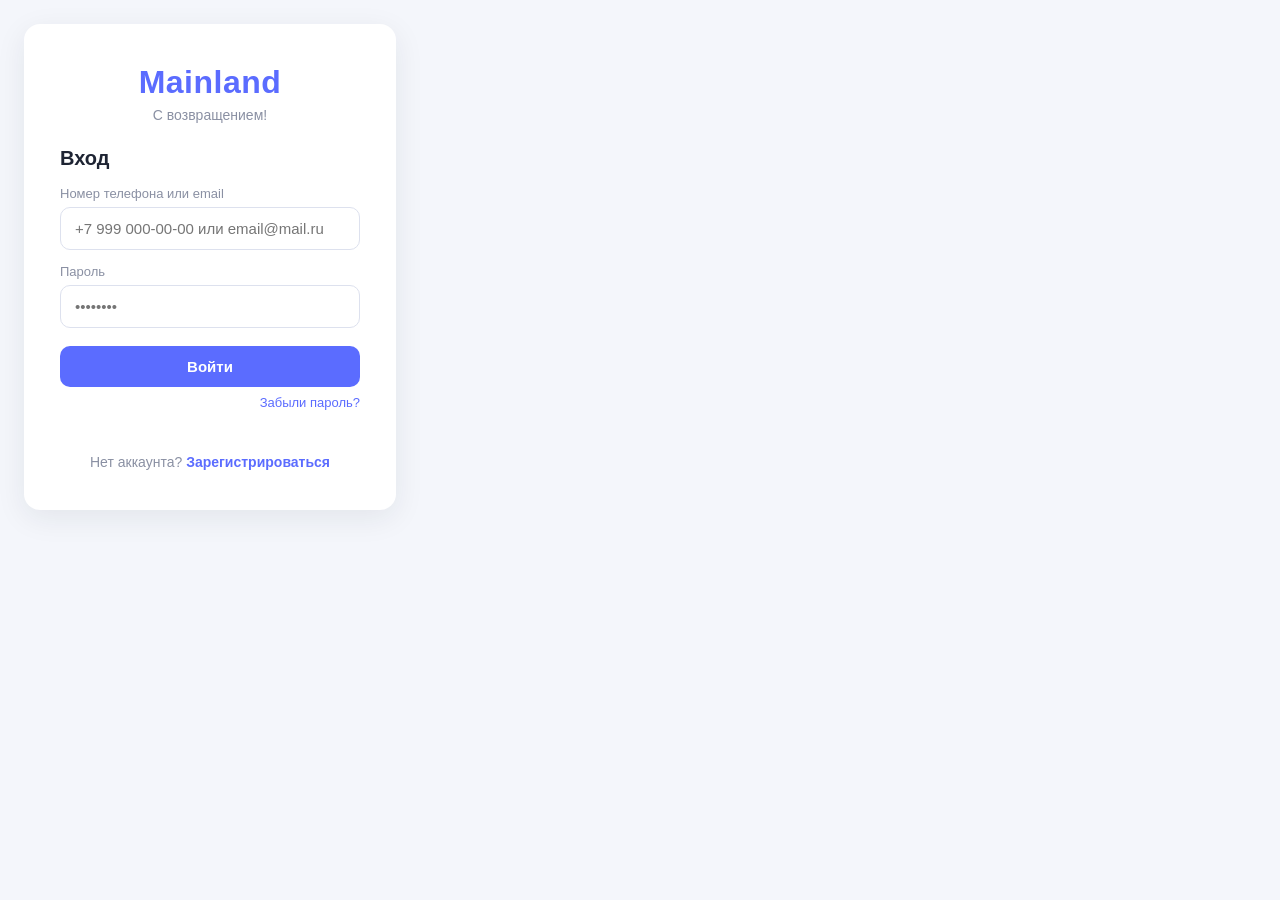
<file: index.html>
<!DOCTYPE html>
<html lang="ru">
<head>
<meta charset="UTF-8">
<meta name="viewport" content="width=device-width, initial-scale=1.0, viewport-fit=cover">
<meta name="theme-color" content="#5b6cff">
<title>Mainland</title>
<link rel="stylesheet" href="style.css">
</head>
<body>

<div id="toasts"></div>

<!-- ============ МОДАЛКИ ============ -->
<div class="modal-overlay" id="fwd-modal" onclick="if(event.target===this)closeForwardModal()">
  <div class="modal"><h3 data-i18n="fwd_msg">Переслать сообщение</h3><div class="list" id="fwd-list"></div><button class="modal-close" onclick="closeForwardModal()" data-i18n="cancel">Отмена</button></div>
</div>

<div class="modal-overlay" id="del-modal" onclick="if(event.target===this)closeDeleteModal()">
  <div class="modal">
    <h3 data-i18n="del_msg">Удалить сообщение?</h3>
    <div class="del-note" id="del-note"></div>
    <div class="del-opts">
      <button class="del-all" id="del-all-btn" onclick="confirmDelete(true)" data-i18n="del_for_all">🗑 Удалить у всех</button>
      <button class="del-me" id="del-me-btn" onclick="confirmDelete(false)" data-i18n="del_for_me">Удалить у себя</button>
      <button class="modal-close" onclick="closeDeleteModal()" data-i18n="cancel">Отмена</button>
    </div>
  </div>
</div>

<div class="modal-overlay" id="delchat-modal" onclick="if(event.target===this)closeChatDeleteModal()">
  <div class="modal">
    <h3 id="dc-title" data-i18n="del_chat_title">Удалить чат?</h3><div class="del-note" id="dc-note"></div>
    <div class="del-opts">
      <button class="del-all" id="dc-all-btn" onclick="deleteChatForAll()" data-i18n="del_chat_all">🗑 Удалить у всех — чат исчезнет у обоих</button>
      <button class="del-me" id="dc-me-btn" onclick="deleteChatForMe()" data-i18n="del_for_me">Удалить у себя</button>
      <button class="modal-close" onclick="closeChatDeleteModal()" data-i18n="cancel">Отмена</button>
    </div>
  </div>
</div>

<div class="modal-overlay" id="newconvo-modal" onclick="if(event.target===this)this.classList.remove('open')">
  <div class="modal">
    <h3 id="nc-title-h" data-i18n="create_group">Создать группу</h3>
    <div class="modal-body"><label data-i18n="title_label">Название</label><input id="nc-title" placeholder="Название..." maxlength="60"></div>
    <label class="check-row"><input type="checkbox" id="nc-private"><span data-i18n="private_hint">🔒 Приватный — скрыть из поиска</span></label>
    <div class="del-opts" style="margin-top:8px;">
      <button class="del-me" onclick="createConvo()" data-i18n="create">Создать</button>
      <button class="modal-close" onclick="$('newconvo-modal').classList.remove('open')" data-i18n="cancel">Отмена</button>
    </div>
  </div>
</div>

<div class="modal-overlay" id="join-modal" onclick="if(event.target===this)this.classList.remove('open')">
  <div class="modal">
    <h3 id="join-title"></h3><div class="del-note" id="join-note"></div>
    <div class="del-opts" style="margin-top:8px;">
      <button class="del-me" onclick="joinConvo()" data-i18n="join">Вступить</button>
      <button class="modal-close" onclick="$('join-modal').classList.remove('open')" data-i18n="cancel">Отмена</button>
    </div>
  </div>
</div>

<div class="modal-overlay" id="member-modal" onclick="if(event.target===this)this.classList.remove('open')">
  <div class="modal"><h3 data-i18n="add_members">Добавить участников</h3><div class="list" id="member-list"></div><button class="modal-close" onclick="$('member-modal').classList.remove('open')" data-i18n="done">Готово</button></div>
</div>

<!-- Выбор контакта -->
<div class="modal-overlay" id="contact-picker-modal" onclick="if(event.target===this)this.classList.remove('open')">
  <div class="modal">
    <h3 data-i18n="pick_contact">Отправить контакт</h3>
    <div class="list" id="contact-picker-list"></div>
    <button class="modal-close" onclick="$('contact-picker-modal').classList.remove('open')" data-i18n="cancel">Отмена</button>
  </div>
</div>

<!-- Выбор локации -->
<div class="modal-overlay" id="location-modal" onclick="if(event.target===this)this.classList.remove('open')">
  <div class="modal">
    <h3 data-i18n="send_geo">Отправить геолокацию</h3>
    <div class="modal-body">
      <p class="set-note" data-i18n="geo_hint">Введите координаты (Широта, Долгота) или ссылку на карту.</p>
      <input id="loc-lat" placeholder="Широта (например, 55.7558)" type="number" step="any">
      <input id="loc-lon" placeholder="Долгота (например, 37.6173)" type="number" step="any">
      <button onclick="getMyLocation()" class="ghost" style="margin-top:8px;" data-i18n="detect_geo">📍 Определить мое местоположение</button>
    </div>
    <div class="del-opts" style="margin-top:8px;">
      <button class="del-me" onclick="sendCustomLocation()" data-i18n="send">Отправить</button>
      <button class="modal-close" onclick="$('location-modal').classList.remove('open')" data-i18n="cancel">Отмена</button>
    </div>
  </div>
</div>

<!-- Настройки профиля/чата -->
<div class="modal-overlay" id="profile-settings-modal" onclick="if(event.target===this)this.classList.remove('open')">
  <div class="modal">
    <h3 data-i18n="chat_settings">Настройки чата</h3>
    <div class="modal-body">
      <label class="switch-row">
        <span data-i18n="encrypt_this_chat">🔐 Шифровать этот чат</span>
        <span class="sw"><input type="checkbox" id="set-encrypt-chat" onchange="toggleChatEncryption()"><i></i></span>
      </label>
    </div>
    <button class="modal-close" onclick="$('profile-settings-modal').classList.remove('open')" data-i18n="close">Закрыть</button>
  </div>
</div>

<div class="rec-overlay" id="rec-overlay">
  <div class="rec-box">
    <video id="rec-preview" autoplay muted playsinline></video>
    <div class="rec-timer" id="rec-timer">0:00</div>
    <div class="set-note" id="rec-hint" data-i18n="rec_hint">Зажмите 🎤/🎥 — запись.</div>
    <div style="display:flex;gap:10px;">
      <button class="rec-stop" onclick="stopRecording()" data-i18n="send">⏹ Отправить</button>
      <button class="rec-cancel" onclick="cancelRecording()" data-i18n="cancel">✕ Отмена</button>
    </div>
  </div>
</div>

<div class="modal-overlay" id="attach-modal" onclick="if(event.target===this)closeAttach()">
  <div class="modal">
    <h3 data-i18n="attach">Прикрепить</h3>
    <div class="attach-sheet">
      <button onclick="$('file-input').click()"><span class="ico">🖼️</span><span data-i18n="media">Медиа</span></button>
      <button onclick="$('doc-input').click()"><span class="ico">📁</span><span data-i18n="files">Файлы</span></button>
      <button onclick="attachLocation()"><span class="ico">📍</span><span data-i18n="location">Карта</span></button>
      <button onclick="attachContact()"><span class="ico">👤</span><span data-i18n="contact">Контакт</span></button>
      <button onclick="attachOther()"><span class="ico">✨</span><span data-i18n="other">Другое</span></button>
    </div>
    <button class="modal-close" onclick="closeAttach()" data-i18n="close">Закрыть</button>
  </div>
</div>

<div class="modal-overlay" id="send-modal">
  <div class="modal">
    <h3 data-i18n="sending">Отправка</h3>
    <div class="modal-body">
      <button onclick="scheduleSend()" data-i18n="schedule">🗓 Отправить по расписанию</button>
      <button class="ghost" onclick="silentSend()" data-i18n="silent">🔕 Отправить бесшумно</button>
      <button class="modal-close" onclick="closeSendModal()" data-i18n="cancel">Отмена</button>
    </div>
  </div>
</div>

<div class="modal-overlay" id="forgot-modal">
  <div class="modal">
    <h3 data-i18n="restore_acc">Восстановление аккаунта</h3>
    <div class="modal-body">
      <p class="set-note" data-i18n="restore_note">Подтвердите владение аккаунтом кодом.</p>
      <label data-i18n="phone_or_email">Телефон или почта</label>
      <input id="forgot-contact">
      <button onclick="forgotSendCode()" data-i18n="get_code">Получить код</button>
      <label data-i18n="code">Код подтверждения</label>
      <input id="forgot-code" inputmode="numeric" maxlength="6">
      <label data-i18n="new_pass_8">Новый пароль (от 8 символов)</label>
      <input id="forgot-newpass" type="password">
      <button onclick="forgotReset()" data-i18n="confirm_change">Подтвердить и сменить пароль</button>
      <div class="error" id="forgot-error"></div>
    </div>
    <button class="modal-close" onclick="$('forgot-modal').classList.remove('open')" data-i18n="close">Закрыть</button>
  </div>
</div>

<div class="modal-overlay" id="support-modal">
  <div class="modal">
    <h3 data-i18n="support">Техническая поддержка</h3>
    <div class="modal-body">
      <p data-i18n="support_private">Обращения видны только вам.</p>
      <textarea id="support-text" rows="4" placeholder="Проблема или пожелание"></textarea>
      <button onclick="sendSupport()" data-i18n="send_to_support">Отправить в чат поддержки</button>
      <button class="ghost" onclick="openSupport()" data-i18n="go_to_support">Перейти в чат поддержки</button>
    </div>
    <button class="modal-close" onclick="$('support-modal').classList.remove('open')" data-i18n="close">Закрыть</button>
  </div>
</div>

<div class="modal-overlay" id="caption-modal">
  <div class="modal">
    <h3 data-i18n="caption">Подпись к медиа (необязательно)</h3>
    <div id="selected-preview"></div>
    <div class="modal-body"><input id="caption-input" placeholder="Добавить сообщение..."></div>
    <button onclick="sendSelectedMedia()" data-i18n="send">Отправить</button>
    <button class="ghost" onclick="sendSelectedMedia(true)" data-i18n="no_caption">Без подписи</button>
    <button class="modal-close" onclick="$('caption-modal').classList.remove('open')" data-i18n="cancel">Отмена</button>
  </div>
</div>

<div class="modal-overlay" id="qr-modal" onclick="if(event.target===this)this.classList.remove('open')">
  <div class="modal" style="padding:18px;text-align:center;">
    <h3 id="qr-title" data-i18n="qr">QR-код</h3>
    <div class="qr-wrap"><canvas id="qr-canvas" width="220" height="220"></canvas></div>
    <div class="set-note" id="qr-note"></div>
    <button class="modal-close" onclick="$('qr-modal').classList.remove('open')" data-i18n="close">Закрыть</button>
  </div>
</div>

<!-- ЛАЙТБОКС -->
<div class="lightbox" id="lightbox" onclick="closeLightbox(event)">
  <div class="lb-header">
    <button class="lb-btn" onclick="closeLightbox(event)">✕</button>
    <div class="lb-title" id="lb-title"></div>
    <div class="lb-actions">
      <button class="lb-btn" onclick="downloadMedia()" title="Скачать">⬇</button>
      <button class="lb-btn" id="lb-find-btn" onclick="findInChat()" title="Найти в чате">🔍</button>
    </div>
  </div>
  <div class="lb-content" id="lb-content">
    <button class="lb-btn" id="lb-prev" onclick="event.stopPropagation(); lightboxNav(-1)" style="position:absolute; left:10px; top:50%; transform:translateY(-50%); z-index:20;">‹</button>
    <div id="lb-media-wrap" style="display:flex; align-items:center; justify-content:center; width:100%; height:100%;"></div>
    <button class="lb-btn" id="lb-next" onclick="event.stopPropagation(); lightboxNav(1)" style="position:absolute; right:10px; top:50%; transform:translateY(-50%); z-index:20;">›</button>
  </div>
</div>

<!-- ============ АВТОРИЗАЦИЯ ============ -->
<div class="screen active" id="scr-login">
  <div class="card">
    <div class="logo">Mainland</div><div class="subtitle" data-i18n="welcome_back">С возвращением!</div>
    <h2 data-i18n="login">Вход</h2>
    <label data-i18n="phone_or_email">Номер телефона или email</label>
    <input id="login-id" autocomplete="username" placeholder="+7 999 000-00-00 или email@mail.ru">
    <label data-i18n="password">Пароль</label>
    <input id="login-pass" type="password" autocomplete="current-password" placeholder="••••••••">
    <button onclick="doLogin()" data-i18n="login_btn">Войти</button>
    <div class="forgot-link" onclick="openForgot()" data-i18n="forgot_pass">Забыли пароль?</div>
    <div class="error" id="login-err"></div>
    <div class="link"><span data-i18n="no_account">Нет аккаунта?</span> <a onclick="showScreen('scr-reg-step1')" data-i18n="register">Зарегистрироваться</a></div>
  </div>
</div>

<div class="screen" id="scr-reg-step1">
  <div class="card">
    <div class="logo">Mainland</div><div class="subtitle" data-i18n="step1">Шаг 1 из 3</div><h2 data-i18n="your_phone">Ваш номер или почта</h2>
    <label data-i18n="phone_or_email_req">Номер телефона (обязательно) или почта</label>
    <input id="reg-id" type="tel" placeholder="+7 999 000-00-00" required>
    <button onclick="sendCode()" data-i18n="send_code">Отправить код</button>
    <div class="error" id="reg1-err"></div>
    <div class="link"><span data-i18n="have_account">Уже есть аккаунт?</span> <a onclick="showScreen('scr-login')" data-i18n="login">Войти</a></div>
  </div>
</div>

<div class="screen" id="scr-reg-step2">
  <div class="card">
    <div class="logo">Mainland</div><div class="subtitle" data-i18n="step2">Шаг 2 из 3</div><h2 data-i18n="enter_code">Введите код</h2>
    <div class="hint"><span data-i18n="code_sent_to">Код отправлен на</span> <b id="reg-dest"></b><br><span data-i18n="demo_code">Демо-код:</span> <b id="demo-code"></b></div>
    <label data-i18n="code">Код подтверждения</label>
    <input id="reg-code" placeholder="000000" maxlength="6" inputmode="numeric">
    <button onclick="verifyCode()" data-i18n="confirm">Подтвердить</button>
    <div class="error" id="reg2-err"></div>
    <div class="link"><a onclick="sendCode(true)" data-i18n="resend_code">Отправить код повторно</a></div>
  </div>
</div>

<div class="screen" id="scr-reg-step3">
  <div class="card">
    <div class="logo">Mainland</div><div class="subtitle" data-i18n="step3">Шаг 3 из 3</div><h2 data-i18n="almost_done">Почти готово</h2>
    <label data-i18n="nickname">Никнейм (уникальный)</label>
    <input id="reg-nick" placeholder="ivan_petrov">
    <label data-i18n="name">Ваше имя</label>
    <input id="reg-name" placeholder="Иван Петров">
    <label data-i18n="create_pass">Придумайте пароль (мин. 6 символов)</label>
    <input id="reg-pass" type="password" placeholder="••••••••">
    <label data-i18n="repeat_pass">Повторите пароль</label>
    <input id="reg-pass2" type="password" placeholder="••••••••">
    <button onclick="doRegister()" data-i18n="create_acc">Создать аккаунт</button>
    <div class="error" id="reg3-err"></div>
  </div>
</div>

<!-- ============ ГЛАВНЫЙ ИНТЕРФЕЙС ============ -->
<div class="screen app" id="scr-main">
  <div class="app-header">
    <button class="menu-toggle" onclick="toggleDrawer()">⋯</button>
    <div class="brand-title">Mainland</div>
    <div class="header-actions">
      <button class="theme-btn" id="mute-btn" onclick="toggleMute()">🔊</button>
      <button class="theme-btn" id="theme-btn" onclick="toggleTheme()">☾</button>
    </div>
    <div class="drawer" id="main-drawer">
      <div class="drawer-user" onclick="openMyProfile();toggleDrawer()">👤 <span id="drawer-nick">Мой профиль</span></div>
      <button onclick="openMyProfile();toggleDrawer()" data-i18n="my_profile">👤 Мой профиль / QR</button>
      <button onclick="openSettings();toggleDrawer()" data-i18n="settings">⚙️ Настройки</button>
      <button onclick="openSupport();toggleDrawer()" data-i18n="support">🛟 Техническая поддержка</button>
      <button onclick="doLogout();toggleDrawer()" data-i18n="logout">↪ Выйти</button>
    </div>
  </div>
  <div class="tabs">
    <div class="tab active" id="tab-chats" onclick="switchTab('chats')" data-i18n="chats">💬 Чаты <span class="tab-badge" id="tab-badge"></span></div>
    <div class="tab" id="tab-contacts" onclick="switchTab('contacts')" data-i18n="contacts">👥 Контакты</div>
    <div class="tab" id="tab-search" onclick="switchTab('search')" data-i18n="search">🔍 Поиск</div>
  </div>
  <div class="search-box" id="search-box-wrap"><input id="search-input" placeholder="Найти по нику..." oninput="renderList()" data-i18n-placeholder="search_placeholder"></div>
  <div class="create-row" id="create-row" style="display:none;">
    <button class="ghost" style="margin:0;" onclick="openCreate('group')" data-i18n="create_group">＋ Создать группу</button>
    <button class="ghost" style="margin:0;" onclick="openCreate('channel')" data-i18n="create_channel">＋ Создать канал</button>
  </div>
  <div class="list" id="list"></div>
</div>

<!-- ============ ЧАТ ============ -->
<div class="screen app" id="scr-chat">
  <div class="chat-header" id="chat-header" onclick="openChatProfile()">
    <button class="back" onclick="event.stopPropagation();openMain()">←</button>
    <div class="avatar" id="chat-avatar"><span id="chat-avatar-inner"></span><div class="dot" id="chat-dot"></div></div>
    <div class="chat-title-block"><div class="name" id="chat-name"></div><div class="sub" id="chat-sub"></div></div>
    <button class="header-btn" onclick="event.stopPropagation();askDeleteChat()" title="Удалить чат">🗑</button>
  </div>
  <div class="messages" id="messages"></div>
  <div class="reply-bar" id="reply-bar"></div>
  
  <!-- ИСПРАВЛЕННЫЙ КОМПОЗЕР -->
  <div class="composer">
    <input type="file" id="file-input" accept="image/*,video/*" multiple onchange="selectMedia(this)">
    <input type="file" id="doc-input" multiple onchange="sendDocuments(this)">
    <input type="file" id="avatar-input" accept="image/*" onchange="saveAvatar(this)">
    
    <button class="attach" onclick="openAttach()" title="Прикрепить">📎</button>
    
    <input type="text" id="msg-input" placeholder="Сообщение..." oninput="handleTyping()" onkeydown="if(event.key==='Enter')sendMsg()" data-i18n-placeholder="msg_placeholder">
    
    <div class="composer-actions">
      <button class="attach-icon" id="btn-voice" title="Голосовое">🎤</button>
      <button class="attach-icon" id="btn-video" title="Видеосообщение">📹</button>
      <button id="btn-send" onclick="sendMsg()">➤</button>
    </div>
  </div>
</div>

<!-- ============ НАСТРОЙКИ ============ -->
<div class="screen app" id="scr-settings">
  <div class="chat-header" style="cursor:default;"><button class="back" onclick="openMain()">←</button><div style="font-weight:700" data-i18n="settings">⚙️ Настройки</div></div>
  <div class="settings-body">
    <div class="set-section">
      <div class="set-title" data-i18n="profile">👤 Профиль</div>
      <div class="set-avatar-row">
        <div class="avatar" id="set-avatar" onclick="$('avatar-input').click()" title="Сменить аватарку"></div>
        <div class="set-note" data-i18n="avatar_hint">Нажмите на фото,<br>чтобы сменить аватарку</div>
      </div>
      <label data-i18n="name">Имя</label><input id="set-name">
      <label data-i18n="nickname">Никнейм</label><input id="set-nick">
      <label data-i18n="about">О себе</label><input id="set-about" placeholder="Напишите немного о себе">
      <button onclick="saveProfile()" data-i18n="save_profile">Сохранить профиль</button>
      <div class="error" id="set-profile-err"></div>
    </div>
    <div class="set-section">
      <div class="set-title" data-i18n="contact">📱 Контакт</div>
      <div class="set-current"><span data-i18n="current">Текущий:</span> <b id="set-contact-cur"></b></div>
      <label data-i18n="new_contact">Новый номер или email</label><input id="set-contact" placeholder="+7 999 000-00-00 или email@mail.ru">
      <div id="set-contact-code-wrap" style="display:none;">
        <label data-i18n="code">Код подтверждения</label><input id="set-contact-code" placeholder="000000" maxlength="6" inputmode="numeric">
        <div class="hint"><span data-i18n="demo_code">Демо-код:</span> <b id="set-demo-code"></b></div>
      </div>
      <button onclick="changeContact()" id="set-contact-btn" data-i18n="send_code">Отправить код</button>
      <div class="error" id="set-contact-err"></div>
    </div>
    <div class="set-section">
      <div class="set-title" data-i18n="security">🔒 Безопасность</div>
      <label data-i18n="cur_pass">Текущий пароль</label><input type="password" id="set-pass-cur">
      <label data-i18n="new_pass">Новый пароль</label><input type="password" id="set-pass-new">
      <label data-i18n="repeat_new_pass">Повторите новый пароль</label><input type="password" id="set-pass-new2">
      <button onclick="changePassword()" data-i18n="change_pass">Сменить пароль</button>
      <div class="error" id="set-pass-err"></div>
    </div>
    <div class="set-section">
      <div class="set-title" data-i18n="privacy">🔐 Конфиденциальность</div>
      <label class="set-label" data-i18n="who_find">Кто может меня найти в поиске</label>
      <div class="seg" id="seg-find">
        <button data-v="all" onclick="setPrivacy('find','all')" data-i18n="all">Все</button>
        <button data-v="contacts" onclick="setPrivacy('find','contacts')" data-i18n="contacts">Контакты</button>
        <button data-v="none" onclick="setPrivacy('find','none')" data-i18n="none">Никто</button>
      </div>
      <label class="set-label" data-i18n="who_lastseen">Кто видит «был(а) в сети»</label>
      <div class="seg" id="seg-lastseen">
        <button data-v="all" onclick="setPrivacy('lastseen','all')" data-i18n="all">Все</button>
        <button data-v="contacts" onclick="setPrivacy('lastseen','contacts')" data-i18n="contacts">Контакты</button>
        <button data-v="none" onclick="setPrivacy('lastseen','none')" data-i18n="none">Никто</button>
      </div>
      <label class="set-label" data-i18n="who_groups">Кто может добавлять меня в группы</label>
      <div class="seg" id="seg-groups">
        <button data-v="all" onclick="setPrivacy('groups','all')" data-i18n="all">Все</button>
        <button data-v="contacts" onclick="setPrivacy('groups','contacts')" data-i18n="contacts">Контакты</button>
        <button data-v="none" onclick="setPrivacy('groups','none')" data-i18n="none">Никто</button>
      </div>
    </div>
    
    <div class="set-section">
      <div class="set-title" data-i18n="appearance">💬 Оформление чата</div>
      <label class="set-label" data-i18n="font_size">Размер шрифта</label>
      <div class="seg" id="seg-font">
        <button data-v="small" onclick="setFontSize('small')" data-i18n="small">Маленький</button>
        <button data-v="medium" onclick="setFontSize('medium')" data-i18n="medium">Средний</button>
        <button data-v="large" onclick="setFontSize('large')" data-i18n="large">Большой</button>
      </div>
      <label class="set-label" data-i18n="wallpaper">Обои чата</label>
      <div class="seg" id="seg-wallpaper">
        <button data-v="default" onclick="setWallpaper('default')" data-i18n="default">Стандарт</button>
        <button data-v="dark" onclick="setWallpaper('dark')" data-i18n="dark">Тёмные</button>
        <button data-v="pattern" onclick="setWallpaper('pattern')" data-i18n="pattern">Узор</button>
      </div>
    </div>

    <div class="set-section">
      <div class="set-title" data-i18n="notifications">🔔 Уведомления и оформление</div>
      <label class="switch-row"><span data-i18n="sound_notif">🔊 Звук уведомлений</span><span class="sw"><input type="checkbox" id="set-sound" onchange="toggleSound()"><i></i></span></label>
      <label class="switch-row"><span data-i18n="browser_notif">🖥 Браузерные уведомления</span><span class="sw"><input type="checkbox" id="set-notif" onchange="toggleNotifSetting()"><i></i></span></label>
      <label class="switch-row"><span data-i18n="dark_theme">🌙 Тёмная тема</span><span class="sw"><input type="checkbox" id="set-dark" onchange="toggleDarkSetting()"><i></i></span></label>
      
      <!-- Обновленное шифрование -->
      <div class="set-title" data-i18n="encryption" style="margin-top:14px; margin-bottom:8px;">🔐 Шифрование данных</div>
      <label class="switch-row">
        <span data-i18n="encrypt_all">🔒 Шифровать всё</span>
        <span class="sw"><input type="checkbox" id="set-encrypt-all" onchange="toggleEncryptionAll()"><i></i></span>
      </label>
      <div class="set-note" data-i18n="encrypt_note" style="margin-top:4px;">Если выключено, вы можете включить шифрование отдельно для конкретных чатов в их профиле.</div>
    </div>

    <div class="set-section">
      <div class="set-title" data-i18n="data_memory">📁 Данные и память</div>
      <label class="set-label" data-i18n="autoload">Автозагрузка медиа</label>
      <div class="seg" id="seg-autoload">
        <button data-v="never" onclick="setAutoLoad('never')" data-i18n="never">Никогда</button>
        <button data-v="wifi" onclick="setAutoLoad('wifi')" data-i18n="wifi">По Wi-Fi</button>
        <button data-v="always" onclick="setAutoLoad('always')" data-i18n="always">Всегда</button>
      </div>
      <label class="switch-row" style="margin-top:10px;"><span data-i18n="click_open">🔍 Открывать фото при нажатии</span><span class="sw"><input type="checkbox" id="set-clickopen" onchange="toggleClickOpen()"><i></i></span></label>
      <label class="set-label" for="select-double-reaction" style="margin-top:12px;">Реакция при двойном нажатии на сообщение</label>
      <select id="select-double-reaction" class="lang-select" onchange="setDoubleTapReaction(this.value)">
        <option value="❤️">❤️ Сердце</option><option value="👍">👍 Нравится</option><option value="😂">😂 Смех</option><option value="😮">😮 Удивление</option><option value="😢">😢 Грусть</option><option value="🔥">🔥 Огонь</option><option value="🎉">🎉 Праздник</option><option value="👏">👏 Аплодисменты</option>
      </select>
    </div>

    <div class="set-section">
      <div class="set-title" data-i18n="language">🌐 Язык</div>
      <select id="select-lang" class="lang-select" onchange="setLanguage(this.value)">
        <option value="ru">🇷🇺 Русский</option>
        <option value="en">🇬🇧 English</option>
        <option value="es">🇪🇸 Español</option>
        <option value="fr">🇫🇷 Français</option>
        <option value="de">🇩🇪 Deutsch</option>
        <option value="zh">🇨🇳 中文</option>
        <option value="ar">🇸🇦 العربية</option>
        <option value="tr">🇹🇷 Türkçe</option>
      </select>
    </div>

    <div class="set-section">
      <div class="set-title" data-i18n="support">🛟 Поддержка</div>
      <button class="ghost" onclick="openSupport()" data-i18n="open_support">Открыть чат поддержки</button>
      <button class="ghost" onclick="$('support-modal').classList.add('open')" data-i18n="write_ticket">Написать обращение</button>
    </div>
    <div class="set-section">
      <div class="set-title" data-i18n="account">⚙️ Аккаунт</div>
      <div class="set-current" id="set-created"></div>
      <div class="set-note" data-i18n="delete_acc_note">После удаления аккаунт можно восстановить в течение <b>5 дней</b>, войдя снова.</div>
      <button class="danger" onclick="deleteAccount()" data-i18n="delete_acc">🗑 Удалить аккаунт</button>
    </div>
  </div>
</div>

<!-- ============ ПРОФИЛЬ ============ -->
<div class="screen app" id="scr-profile">
  <div class="chat-header" style="cursor:default;">
    <button class="back" onclick="openMain()">←</button>
    <div style="font-weight:700" id="profile-header-title" data-i18n="profile">Профиль</div>
    <button class="header-btn" onclick="openProfileSettings()" style="margin-left:auto;">⚙️</button>
  </div>
  <div class="profile-card" id="profile-card"></div>
  <div id="convo-settings" class="convo-settings" style="display:none"></div>
  <div class="media-cats" id="media-cats">
    <div class="mcat active" id="mcat-media" onclick="switchMediaCat('media')" data-i18n="media">🖼 Медиа</div>
    <div class="mcat" id="mcat-voice" onclick="switchMediaCat('voice')" data-i18n="voice">🎤 Голосовые</div>
    <div class="mcat" id="mcat-files" onclick="switchMediaCat('files')" data-i18n="files">📁 Файлы</div>
    <div class="mcat" id="mcat-links" onclick="switchMediaCat('links')" data-i18n="links">🔗 Ссылки</div>
  </div>
  <div class="media-grid" id="media-grid"></div>
  <div class="links-list" id="links-list" style="display:none"></div>
  <div class="profile-actions" id="profile-actions">
    <button class="danger" id="profile-chat-btn" style="width:auto;padding:10px 24px;" onclick="openChat(currentOtherId)" data-i18n="open_chat">💬 Открыть чат</button>
  </div>
</div>

<script src="app.js"></script>
</body>
</html>
</file>
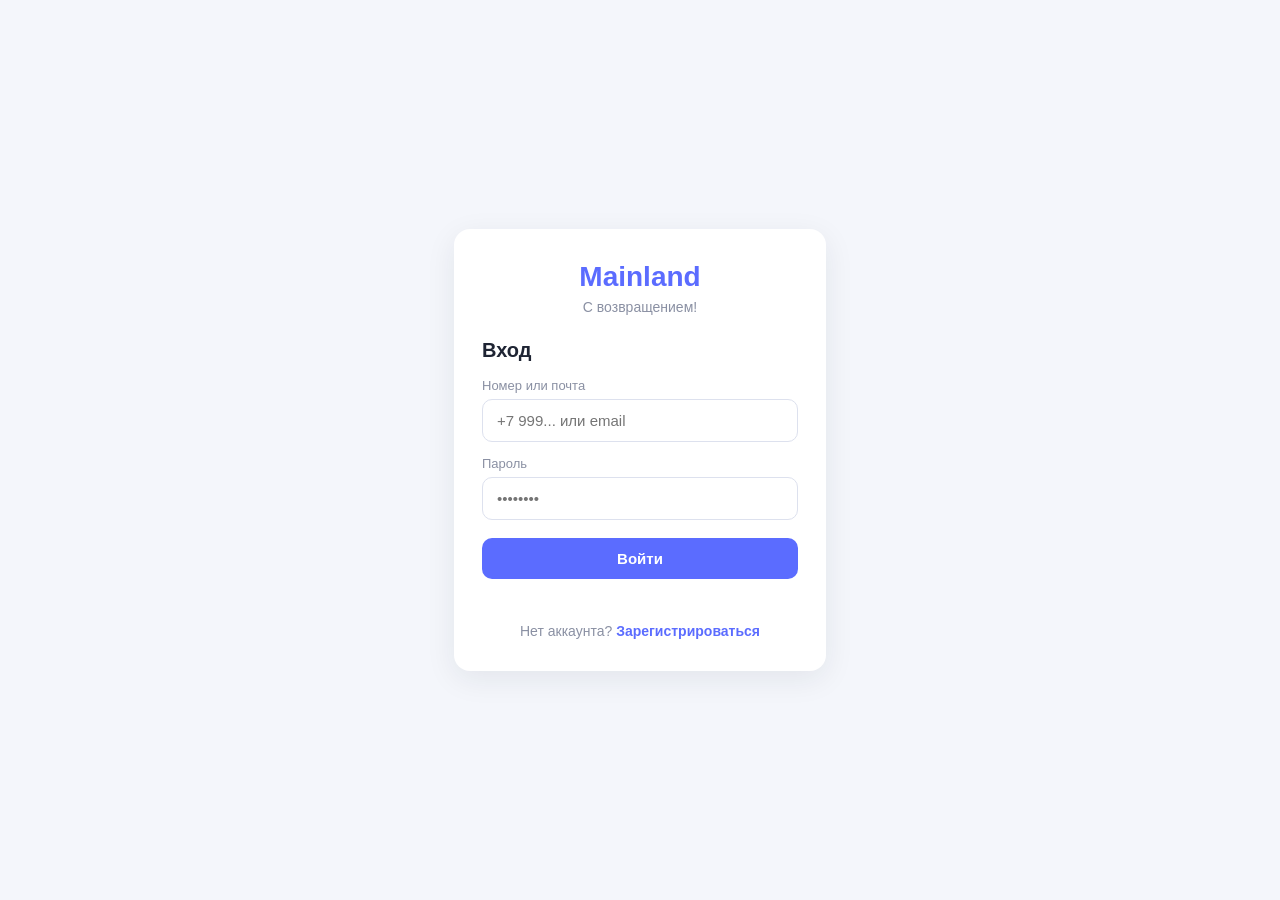
<file: deepseek_html_20261116_0a99dc.html>
<!DOCTYPE html>
<html lang="ru">
<head>
<meta charset="UTF-8">
<meta name="viewport" content="width=device-width, initial-scale=1.0, viewport-fit=cover">
<title>Mainland</title>
<style>
  * { margin:0; padding:0; box-sizing:border-box; font-family:'Segoe UI', Arial, sans-serif; -webkit-tap-highlight-color:transparent; }
  :root {
    --accent:#5b6cff; --accent-2:#7b8cff; --bg:#f4f6fb; --card:#ffffff; --text:#1e2433; --muted:#8a90a3;
    --soft:#eef0fa; --soft2:#e7eaf5; --line:#dde1ee; --danger:#ff5b5b; --ok:#2ecc71;
  }
  body.dark {
    --bg:#12141d; --card:#1d2130; --text:#e8eaf2; --muted:#7d8499;
    --soft:#262b3d; --soft2:#2a3046; --line:#343b55;
  }
  body { background:var(--bg); color:var(--text); min-height:100vh; display:flex; align-items:center; justify-content:center; transition:background .3s, color:.3s; }
  .screen { display:none; width:100%; max-width:420px; padding:24px; }
  .screen.active { display:block; }
  .card { background:var(--card); border-radius:16px; padding:32px 28px; box-shadow:0 8px 30px rgba(30,36,51,.08); }
  .logo { text-align:center; font-size:28px; font-weight:800; color:var(--accent); margin-bottom:6px; }
  .subtitle { text-align:center; color:var(--muted); font-size:14px; margin-bottom:24px; }
  h2 { font-size:20px; margin-bottom:16px; }
  label { display:block; font-size:13px; color:var(--muted); margin:14px 0 6px; }
  input, button { width:100%; padding:12px 14px; border-radius:10px; font-size:15px; border:none; outline:none; font-family:inherit; }
  input { border:1px solid var(--line); background:var(--card); color:var(--text); transition:.2s; }
  input:focus { border-color:var(--accent); box-shadow:0 0 0 3px rgba(91,108,255,.12); }
  button { background:var(--accent); color:#fff; font-weight:600; cursor:pointer; margin-top:18px; transition:.2s; }
  button:hover { opacity:.9; }
  .link { text-align:center; margin-top:16px; font-size:14px; color:var(--muted); }
  .link a { color:var(--accent); cursor:pointer; text-decoration:none; font-weight:600; }
  .error { color:var(--danger); font-size:13px; margin-top:10px; min-height:18px; }
</style>
</head>
<body>

<!-- ЭКРАН ВХОДА -->
<div class="screen active" id="scr-login">
  <div class="card">
    <div class="logo">Mainland</div>
    <div class="subtitle">С возвращением!</div>
    <h2>Вход</h2>
    <label>Номер или почта</label>
    <input id="login-id" placeholder="+7 999... или email">
    <label>Пароль</label>
    <input id="login-pass" type="password" placeholder="••••••••">
    <button onclick="doLogin()">Войти</button>
    <div class="error" id="login-err"></div>
    <div class="link">Нет аккаунта? <a onclick="showScreen('scr-reg')">Зарегистрироваться</a></div>
  </div>
</div>

<!-- ЭКРАН РЕГИСТРАЦИИ -->
<div class="screen" id="scr-reg">
  <div class="card">
    <div class="logo">Mainland</div>
    <div class="subtitle">Регистрация</div>
    <h2>Новый аккаунт</h2>
    <label>Номер или почта</label>
    <input id="reg-id" placeholder="+7 999... или email">
    <label>Никнейм</label>
    <input id="reg-nick" placeholder="my_nickname">
    <label>Имя</label>
    <input id="reg-name" placeholder="Иван">
    <label>Пароль</label>
    <input id="reg-pass" type="password" placeholder="••••••••">
    <button onclick="doRegister()">Создать аккаунт</button>
    <div class="error" id="reg-err"></div>
    <div class="link">Уже есть аккаунт? <a onclick="showScreen('scr-login')">Войти</a></div>
  </div>
</div>

<!-- ЭКРАН УСПЕХА -->
<div class="screen" id="scr-main">
  <div class="card" style="text-align:center;">
    <div class="logo" style="font-size:48px;">✅</div>
    <h2>Вы в системе!</h2>
    <p style="color:var(--muted);margin-top:10px;">Скрипты работают. Аккаунт успешно создан и сохранён.</p>
    <button onclick="doLogout()">Выйти</button>
  </div>
</div>

<script>
const DB = {
  get users() { return JSON.parse(localStorage.getItem('ml_users') || '[]'); },
  set users(v) { localStorage.setItem('ml_users', JSON.stringify(v)); },
  get session() { return localStorage.getItem('ml_session'); },
  set session(v) { localStorage.setItem('ml_session', v); }
};

const $ = id => document.getElementById(id);
function showScreen(id) {
  document.querySelectorAll('.screen').forEach(s => s.classList.remove('active'));
  $(id).classList.add('active');
}
function err(id, msg) { $(id).textContent = msg; }

function doRegister() {
  err('reg-err','');
  const contact = $('reg-id').value.trim();
  const nick = $('reg-nick').value.trim().toLowerCase();
  const name = $('reg-name').value.trim();
  const pass = $('reg-pass').value;
  
  if(!contact || !nick || !name || pass.length < 6) return err('reg-err', 'Заполните все поля (пароль от 6 символов)');
  
  const users = DB.users;
  if(users.some(u => u.nick === nick)) return err('reg-err', 'Ник занят');
  
  const user = { id: 'u'+Date.now(), contact, nick, name, pass };
  users.push(user);
  DB.users = users;
  DB.session = user.id;
  alert('Аккаунт создан!');
  showScreen('scr-main');
}

function doLogin() {
  err('login-err','');
  const contact = $('login-id').value.trim().toLowerCase();
  const pass = $('login-pass').value;
  
  const user = DB.users.find(u => u.contact.toLowerCase() === contact || u.nick === contact);
  if(!user || user.pass !== pass) return err('login-err', 'Неверный логин или пароль');
  
  DB.session = user.id;
  alert('Вход выполнен!');
  showScreen('scr-main');
}

function doLogout() {
  DB.session = null;
  showScreen('scr-login');
}

if(DB.session) showScreen('scr-main');
</script>
</body>
</html>
</file>
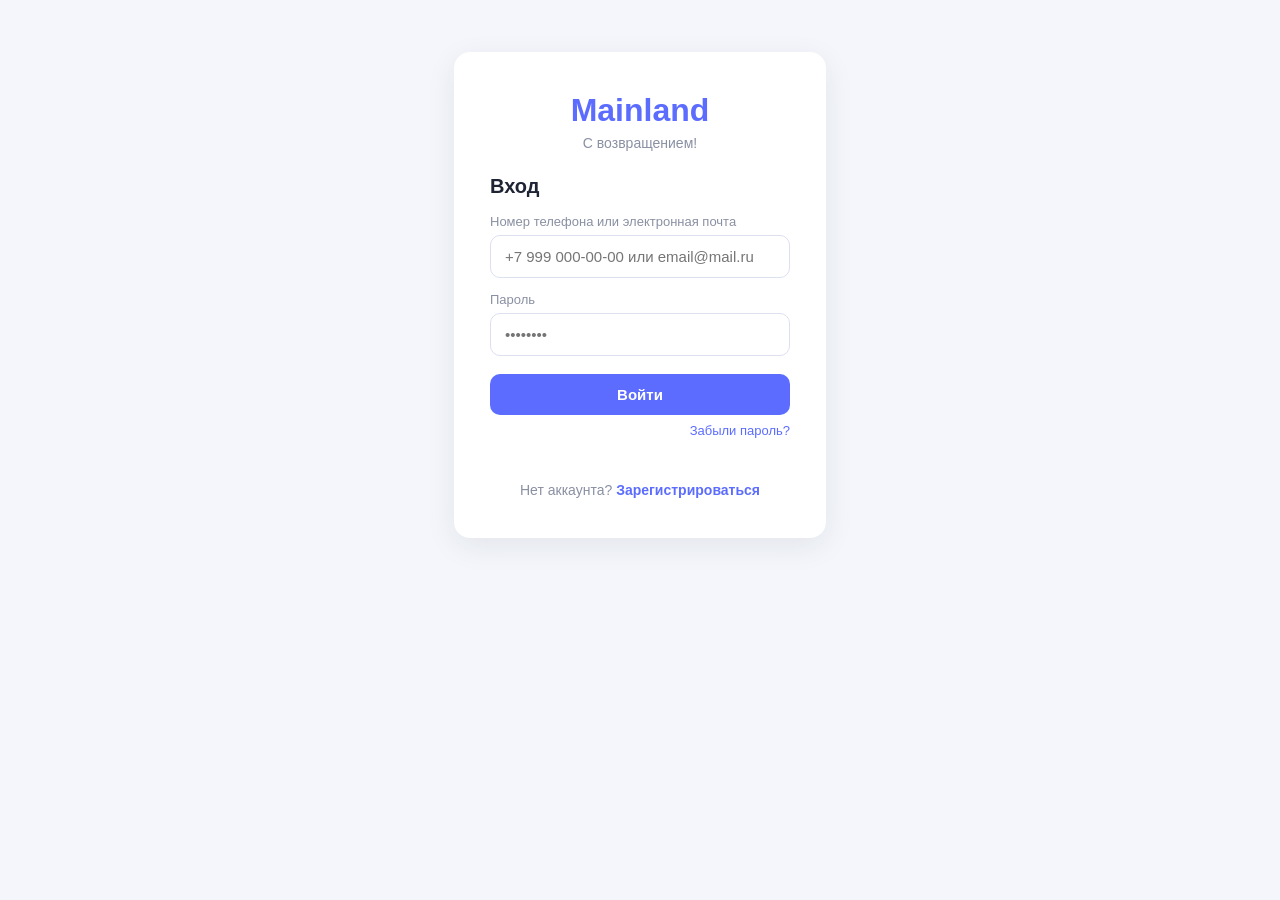
<file: Mainland_fixed_v2.html>
<!DOCTYPE html>
<html lang="ru">
<head>
<meta charset="UTF-8">
<meta name="viewport" content="width=device-width, initial-scale=1.0">
<title>Mainland</title>
<style>
  * { margin:0; padding:0; box-sizing:border-box; font-family:'Segoe UI', Arial, sans-serif; }
  :root {
    --accent:#5b6cff; --bg:#f4f6fb; --card:#ffffff; --text:#1e2433; --muted:#8a90a3;
    --soft:#eef0fa; --soft2:#e7eaf5; --line:#dde1ee;
  }
  body.dark {
    --bg:#12141d; --card:#1d2130; --text:#e8eaf2; --muted:#7d8499;
    --soft:#262b3d; --soft2:#2a3046; --line:#343b55;
  }
  body { background:var(--bg); color:var(--text); min-height:100vh; display:flex; align-items:center; justify-content:center; transition:background .3s, color:.3s; }
  .screen { display:none; width:100%; max-width:420px; padding:24px; }
  .screen.active { display:block; }
  .card { background:var(--card); border-radius:16px; padding:32px 28px; box-shadow:0 8px 30px rgba(30,36,51,.08); }
  .logo { text-align:center; font-size:28px; font-weight:800; color:var(--accent); margin-bottom:6px; }
  .subtitle { text-align:center; color:var(--muted); font-size:14px; margin-bottom:24px; }
  h2 { font-size:20px; margin-bottom:16px; }
  label { display:block; font-size:13px; color:var(--muted); margin:14px 0 6px; }
  input, button { width:100%; padding:12px 14px; border-radius:10px; font-size:15px; }
  input { border:1px solid var(--line); outline:none; background:var(--card); color:var(--text); transition:.2s; }
  input:focus { border-color:var(--accent); box-shadow:0 0 0 3px rgba(91,108,255,.12); }
  input:disabled { opacity:.55; }
  button { border:none; background:var(--accent); color:#fff; font-weight:600; cursor:pointer; margin-top:18px; transition:.2s; }
  button:hover { opacity:.9; }
  button.ghost { background:var(--soft); color:var(--accent); margin-top:10px; }
  button.danger { background:#ff5b5b; }
  .link { text-align:center; margin-top:16px; font-size:14px; color:var(--muted); }
  .link a { color:var(--accent); cursor:pointer; text-decoration:none; font-weight:600; }
  .error { color:#ff5b5b; font-size:13px; margin-top:10px; min-height:18px; }
  .hint { background:var(--soft); border-radius:10px; padding:12px; font-size:14px; margin-top:14px; text-align:center; }
  .hint b { color:var(--accent); font-size:18px; letter-spacing:3px; }

  /* Главный интерфейс */
  .app { max-width:480px; margin:0 auto; padding:0; }
  .app-header { display:flex; align-items:center; justify-content:space-between; padding:14px 18px; background:var(--card); border-radius:0 0 16px 16px; box-shadow:0 4px 20px rgba(30,36,51,.06); position:sticky; top:0; z-index:5; }
  .app-header .me { font-weight:700; cursor:pointer; }
  .avatar img { width:100%; height:100%; border-radius:50%; object-fit:cover; display:block; }
  .avatar.deleted { filter:grayscale(1); opacity:.6; }
  .theme-btn { width:auto; margin:0; padding:8px 12px; background:var(--soft); font-size:16px; }
  .tabs { display:flex; gap:8px; margin-top:12px; padding:0 18px; }
  .tab { flex:1; padding:10px; text-align:center; border-radius:10px; background:var(--soft2); cursor:pointer; font-weight:600; font-size:14px; color:var(--muted); position:relative; }
  .tab.active { background:var(--accent); color:#fff; }
  .search-box { padding:14px 18px 6px; }
  .create-row { display:flex; gap:8px; padding:0 18px 6px; }
  .create-row button { margin:0; padding:9px; font-size:13px; }
  .list { padding:8px 18px 24px; display:flex; flex-direction:column; gap:8px; }
  .item { background:var(--card); border-radius:12px; padding:12px 14px; display:flex; align-items:center; gap:12px; cursor:pointer; box-shadow:0 2px 8px rgba(30,36,51,.05); }
  .avatar { width:44px; height:44px; border-radius:50%; background:var(--accent); color:#fff; display:flex; align-items:center; justify-content:center; font-weight:700; flex-shrink:0; position:relative; }
  .avatar.sq { border-radius:14px; }
  .dot { position:absolute; bottom:0; right:0; width:12px; height:12px; border-radius:50%; border:2px solid var(--card); background:#c3c9d9; }
  .dot.on { background:#2ecc71; }
  .item .info { flex:1; min-width:0; }
  .item .name { font-weight:600; }
  .item .sub { font-size:13px; color:var(--muted); overflow:hidden; text-overflow:ellipsis; white-space:nowrap; }
  .item .sub.onl { color:#2ecc71; }
  .item .sub.typing { color:var(--accent); font-weight:600; }
  .item .sub.deleted { color:#ff5b5b; }
  .item .action { font-size:13px; color:var(--accent); font-weight:600; white-space:nowrap; }
  .empty { text-align:center; color:var(--muted); padding:40px 0; font-size:14px; }
  .sec-title { padding:12px 18px 2px; font-size:12px; font-weight:700; color:var(--muted); text-transform:uppercase; letter-spacing:.6px; }

  /* Счётчики непрочитанных */
  .unread-badge { background:#ff5b5b; color:#fff; border-radius:12px; min-width:22px; padding:2px 7px; font-size:12px; font-weight:700; text-align:center; flex-shrink:0; }
  .tab-badge { position:absolute; top:-6px; right:-4px; background:#ff5b5b; color:#fff; border-radius:10px; min-width:20px; padding:1px 6px; font-size:11px; font-weight:700; display:none; }
  .item.unread .name { font-weight:800; }
  .item.unread .sub { color:var(--text); font-weight:600; }

  /* Чат */
  .chat-header { display:flex; align-items:center; gap:10px; padding:14px 16px; background:var(--card); border-radius:0 0 16px 16px; box-shadow:0 4px 20px rgba(30,36,51,.06); cursor:pointer; }
  .back { width:auto; margin:0; background:none; color:var(--accent); font-size:22px; padding:4px 10px; }
  .header-btn { width:auto; margin:0; background:var(--soft); font-size:16px; padding:8px 11px; border-radius:10px; }
  .messages { padding:16px; display:flex; flex-direction:column; gap:8px; height:calc(100vh - 230px); overflow-y:auto; }
  .msg-wrap { display:flex; flex-direction:column; max-width:75%; position:relative; transition:transform .15s ease; }
  .msg-wrap.me { align-self:flex-end; }
  .msg-wrap.them { align-self:flex-start; }
  .msg { padding:10px 14px; border-radius:14px; font-size:15px; line-height:1.4; word-break:break-word; }
  .msg.me { background:var(--accent); color:#fff; border-bottom-right-radius:4px; }
  .msg.them { background:var(--card); border-bottom-left-radius:4px; }
  .msg img, .msg video { max-width:100%; border-radius:10px; display:block; }
  .msg .edited { font-size:11px; opacity:.6; }
  .msg .time { display:block; font-size:11px; opacity:.6; margin-top:4px; }
  .ticks { font-size:11px; letter-spacing:-2px; margin-left:3px; opacity:.85; }
  .ticks.read { color:#4fc3f7; opacity:1; letter-spacing:-1px; }
  .sender { font-size:12px; font-weight:700; margin-bottom:3px; }
  .system-msg { align-self:center; font-size:12px; color:var(--muted); background:var(--soft2); border-radius:12px; padding:6px 14px; }
  .fwd-label { display:block; font-size:11px; opacity:.7; margin-bottom:4px; font-weight:600; }
  .quote { border-left:3px solid var(--accent); background:rgba(91,108,255,.12); border-radius:8px; padding:6px 10px; margin-bottom:6px; cursor:pointer; }
  .msg.me .quote { background:rgba(255,255,255,.15); border-left-color:#fff; }
  .quote .q-name { font-size:12px; font-weight:700; color:var(--accent); }
  .msg.me .quote .q-name { color:#fff; }
  .quote .q-text { font-size:13px; opacity:.85; overflow:hidden; text-overflow:ellipsis; white-space:nowrap; max-width:220px; }
  @keyframes flashMsg { 0% { box-shadow:0 0 0 3px rgba(91,108,255,.5); } 100% { box-shadow:none; } }
  .flash { animation:flashMsg 1.2s ease; }
  .msg-actions { display:none; gap:2px; margin-top:4px; }
  .msg-wrap:hover .msg-actions { display:flex; }
  .msg-actions button { width:auto; margin:0; padding:2px 7px; font-size:13px; background:var(--soft2); color:var(--text); border-radius:8px; }
  .reactions { display:flex; gap:4px; flex-wrap:wrap; margin-top:4px; }
  .reaction { background:var(--soft2); border-radius:12px; padding:2px 8px; font-size:13px; cursor:pointer; }
  .reaction.mine { background:var(--soft); outline:1px solid var(--accent); }
  .emoji-bar { display:none; gap:2px; background:var(--card); border-radius:12px; padding:4px; box-shadow:0 4px 16px rgba(0,0,0,.15); margin-top:4px; flex-wrap:wrap; }
  .emoji-bar.open { display:flex; }
  .emoji-bar span { font-size:20px; cursor:pointer; padding:3px 5px; border-radius:8px; }
  .emoji-bar span:hover { background:var(--soft); }
  .reply-bar { display:none; align-items:center; gap:10px; margin:0 14px; padding:10px 14px; background:var(--card); border-radius:12px 12px 0 0; border-left:4px solid var(--accent); font-size:13px; }
  .reply-bar.open { display:flex; }
  .reply-bar .rb-text { flex:1; min-width:0; overflow:hidden; text-overflow:ellipsis; white-space:nowrap; color:var(--muted); }
  .reply-bar b { color:var(--accent); }
  .reply-bar button { width:auto; margin:0; background:none; color:var(--muted); font-size:16px; padding:2px 6px; }
  .composer { display:flex; gap:8px; padding:12px 14px; position:sticky; bottom:0; background:var(--bg); align-items:center; }
  .composer input[type=text] { flex:1; margin:0; }
  .composer button { width:auto; margin:0; padding:12px 18px; }
  .composer .attach { background:var(--soft); color:var(--accent); font-size:20px; padding:12px 14px; }
  #file-input, #avatar-input { display:none; }

  /* Профиль пользователя */
  .profile-card { background:var(--card); border-radius:0 0 16px 16px; padding:28px 20px 20px; box-shadow:0 4px 20px rgba(30,36,51,.06); text-align:center; }
  .profile-card .avatar { width:84px; height:84px; font-size:34px; margin:0 auto; }
  .profile-card h2 { margin:12px 0 2px; }
  .profile-card .pnick { color:var(--muted); }
  .profile-card .status { margin-top:6px; font-size:14px; color:var(--muted); }
  .profile-card .status.onl { color:#2ecc71; font-weight:600; }
  .deleted-banner { background:#ffe9e9; color:#c0392b; border-radius:10px; padding:10px 14px; margin-top:12px; font-size:13px; text-align:left; }
  body.dark .deleted-banner { background:#3a2326; }
  .p-details { text-align:left; background:var(--bg); border-radius:12px; padding:14px 16px; margin-top:16px; font-size:14px; display:flex; flex-direction:column; gap:8px; }
  .p-details b { color:var(--muted); font-weight:600; font-size:12px; text-transform:uppercase; letter-spacing:.5px; }
  .member-list { text-align:left; margin-top:14px; display:flex; flex-direction:column; gap:6px; }
  .media-cats { display:flex; gap:8px; padding:14px 18px 0; }
  .mcat { flex:1; text-align:center; padding:8px; border-radius:10px; background:var(--soft2); color:var(--muted); font-weight:600; font-size:13px; cursor:pointer; }
  .mcat.active { background:var(--accent); color:#fff; }
  .media-grid { display:grid; grid-template-columns:repeat(3,1fr); gap:6px; padding:14px 18px 30px; }
  .media-grid img, .media-grid video { width:100%; height:110px; object-fit:cover; border-radius:10px; cursor:pointer; }
  .links-list { padding:10px 18px 30px; display:flex; flex-direction:column; gap:8px; }
  .link-item { background:var(--card); border-radius:10px; padding:10px 14px; font-size:14px; word-break:break-all; }
  .link-item a { color:var(--accent); font-weight:600; }
  .file-item { background:var(--card); border-radius:10px; padding:10px 14px; display:flex; align-items:center; gap:10px; }
  .file-item .f-ico { font-size:22px; }
  .file-item audio { flex:1; min-width:0; height:36px; }
  .section-title { padding:18px 18px 0; font-weight:700; }

  /* Настройки */
  .settings-body { padding:14px 18px 30px; display:flex; flex-direction:column; gap:14px; }
  .set-section { background:var(--card); border-radius:14px; padding:18px; box-shadow:0 2px 8px rgba(30,36,51,.05); }
  .set-title { font-weight:700; margin-bottom:10px; }
  .set-current { font-size:14px; color:var(--muted); margin-bottom:4px; }
  .set-label { margin:12px 0 6px; }
  .seg { display:flex; background:var(--soft2); border-radius:10px; padding:3px; gap:3px; }
  .seg button { flex:1; margin:0; padding:8px 4px; background:transparent; color:var(--muted); font-size:13px; border-radius:8px; }
  .seg button.on { background:var(--accent); color:#fff; }
  .switch-row { display:flex; justify-content:space-between; align-items:center; padding:10px 0; font-size:14px; border-bottom:1px solid var(--soft2); }
  .switch-row:last-child { border-bottom:none; }
  .sw { position:relative; display:inline-block; width:46px; height:26px; flex-shrink:0; cursor:pointer; }
  .sw input { position:absolute; opacity:0; width:0; height:0; }
  .sw i { position:absolute; inset:0; background:var(--soft2); border-radius:26px; transition:.2s; pointer-events:none; }
  .sw i::after { content:''; position:absolute; width:20px; height:20px; border-radius:50%; background:#fff; top:3px; left:3px; transition:.2s; box-shadow:0 1px 3px rgba(0,0,0,.3); }
  .sw input:checked + i { background:var(--accent); }
  .sw input:checked + i::after { transform:translateX(20px); }
  .set-note { font-size:12px; color:var(--muted); margin-top:10px; line-height:1.5; }

  /* Всплывающие уведомления */
  #toasts { position:fixed; top:16px; right:16px; z-index:999; display:flex; flex-direction:column; gap:10px; max-width:340px; }
  .toast { background:var(--card); color:var(--text); border-radius:14px; padding:12px 14px; display:flex; gap:10px; align-items:center; cursor:pointer; box-shadow:0 10px 30px rgba(30,36,51,.18); animation:toastIn .3s ease; border-left:4px solid var(--accent); }
  .toast.out { animation:toastOut .3s ease forwards; }
  .toast .avatar { width:40px; height:40px; font-size:16px; }
  .toast .t-info { min-width:0; }
  .toast .t-name { font-weight:700; font-size:14px; }
  .toast .t-text { font-size:13px; color:var(--muted); overflow:hidden; text-overflow:ellipsis; white-space:nowrap; max-width:230px; }
  @keyframes toastIn { from { transform:translateX(120%); opacity:0; } to { transform:none; opacity:1; } }
  @keyframes toastOut { to { transform:translateX(120%); opacity:0; } }

  /* Модальные окна */
  .modal-overlay { display:none; position:fixed; inset:0; background:rgba(0,0,0,.45); z-index:100; align-items:center; justify-content:center; }
  .modal-overlay.open { display:flex; }
  .modal { background:var(--card); border-radius:16px; width:90%; max-width:360px; max-height:70vh; display:flex; flex-direction:column; box-shadow:0 20px 60px rgba(0,0,0,.3); padding-bottom:6px; }
  .modal h3 { padding:18px 18px 10px; }
  .modal .list { overflow-y:auto; padding:0 12px 12px; }
  .modal .item { box-shadow:none; border:1px solid var(--line); }
  .modal-body { padding:0 18px 12px; }
  .modal-close { margin:4px 12px 12px; background:var(--soft); color:var(--muted); }
  .del-opts { display:flex; flex-direction:column; gap:8px; padding:0 12px 6px; }
  .del-opts button { margin:0; text-align:left; }
  .del-all { background:#ff5b5b; }
  .del-me { background:var(--accent); }
  .del-note { font-size:12px; color:var(--muted); text-align:center; padding:0 16px 10px; }
  .deleted-msg { font-style:italic; opacity:.7; font-size:14px; }
  .check-row { display:flex; align-items:center; gap:10px; padding:12px 18px 4px; font-size:14px; cursor:pointer; }
  .check-row input { width:18px; height:18px; accent-color:var(--accent); }

  /* Голосовые и видеосообщения */
  .voice-msg { display:flex; align-items:center; gap:8px; min-width:200px; cursor:pointer; }
  .v-play { width:34px; height:34px; border-radius:50%; background:rgba(255,255,255,.25); color:#fff; border:none; cursor:pointer; font-size:13px; flex-shrink:0; padding:0; margin:0; display:flex; align-items:center; justify-content:center; }
  .msg.them .v-play { background:var(--accent); }
  .wave { display:flex; align-items:center; gap:2px; flex:1; height:26px; }
  .wave i { width:3px; background:currentColor; border-radius:2px; opacity:.7; }
  .v-dur { font-size:12px; opacity:.8; flex-shrink:0; }
  .vcircle { width:200px; height:200px; border-radius:50%; object-fit:cover; display:block; cursor:pointer; border:3px solid var(--accent); }

  /* Оверлей записи */
  .rec-overlay { display:none; position:fixed; inset:0; background:rgba(0,0,0,.6); z-index:200; align-items:center; justify-content:center; }
  .rec-overlay.open { display:flex; }
  .rec-box { background:var(--card); border-radius:20px; padding:24px; text-align:center; display:flex; flex-direction:column; align-items:center; gap:14px; }
  #rec-preview { width:200px; height:200px; border-radius:50%; object-fit:cover; border:4px solid #ff5b5b; }
  .rec-timer { font-size:26px; font-weight:800; color:#ff5b5b; font-variant-numeric:tabular-nums; }
  .rec-timer::before { content:'● '; animation:blink 1s infinite; }
  @keyframes blink { 50% { opacity:.2; } }
  .rec-box button { width:auto; margin:0; padding:10px 22px; }
  .rec-stop { background:#ff5b5b; }
  .rec-cancel { background:var(--soft); color:var(--muted); }

  /* ====== Адаптивность ====== */
  /* Телефоны */
  @media (max-width: 480px) {
    .screen { padding:16px; }
    input, button { font-size:16px; } /* предотвращает зум в iOS */
    .vcircle { width:170px; height:170px; }
    .composer .attach { padding:12px 10px; font-size:18px; }
    .msg-wrap { max-width:85%; }
    .app-header .me { font-size:14px; }
  }
  /* ПК / планшеты */
  @media (min-width: 900px) {
    body { align-items:flex-start; padding-top:28px; }
    .app { max-width:720px; }
    .messages { height:calc(100vh - 260px); }
    .msg-wrap { max-width:62%; }
    .card { padding:40px 36px; }
    .logo { font-size:32px; }
    .msg { font-size:15.5px; }
    .chat-header, .app-header { border-radius:16px; margin:0 0 12px; position:static; }
  }
 .brand-title{position:absolute;left:50%;transform:translateX(-50%);font-family:Georgia,serif;font-size:25px;font-weight:700;letter-spacing:1.4px;color:var(--accent)} .menu-toggle{width:42px;height:42px;margin:0;padding:0;background:var(--soft);color:var(--accent);font-size:23px;border-radius:12px}.app-header{position:sticky!important;justify-content:flex-start!important;gap:12px}.header-actions{margin-left:auto;display:flex;gap:7px}.drawer{position:absolute;top:64px;left:12px;width:min(285px,calc(100vw - 24px));background:var(--card);border:1px solid var(--line);border-radius:16px;padding:10px;box-shadow:0 16px 40px #0002;z-index:30;opacity:0;transform:translateY(-8px) scale(.98);pointer-events:none;transition:.22s ease}.drawer.open{opacity:1;transform:none;pointer-events:auto}.drawer button{margin:3px 0;background:transparent;color:var(--text);text-align:left;padding:12px;border-radius:10px;font-weight:500}.drawer button:hover{background:var(--soft)}.drawer-user{padding:12px;background:var(--soft);border-radius:12px;margin-bottom:6px;font-weight:700}.forgot-link{text-align:right;font-size:13px;margin-top:8px;color:var(--accent);cursor:pointer}.attach-sheet{padding:12px;display:grid;grid-template-columns:repeat(3,1fr);gap:8px}.attach-sheet button{margin:0;background:var(--soft);color:var(--text);padding:15px 6px;font-size:13px}.attach-sheet button span{display:block;font-size:24px;margin-bottom:5px}#selected-preview{display:flex;gap:6px;overflow:auto;padding:4px 12px}#selected-preview img,#selected-preview video{width:54px;height:54px;object-fit:cover;border-radius:8px}</style>
</head>
<body>

<div id="toasts"></div>

<!-- Модалка: пересылка -->
<div class="modal-overlay" id="fwd-modal" onclick="if(event.target===this)closeForwardModal()">
  <div class="modal">
    <h3>Переслать сообщение</h3>
    <div class="list" id="fwd-list"></div>
    <button class="modal-close" onclick="closeForwardModal()">Отмена</button>
  </div>
</div>

<!-- Модалка: удаление сообщения -->
<div class="modal-overlay" id="del-modal" onclick="if(event.target===this)closeDeleteModal()">
  <div class="modal">
    <h3>Удалить сообщение?</h3>
    <div class="del-note" id="del-note"></div>
    <div class="del-opts">
      <button class="del-all" id="del-all-btn" onclick="confirmDelete(true)">🗑 Удалить у всех</button>
      <button class="del-me" id="del-me-btn" onclick="confirmDelete(false)">Удалить у себя</button>
      <button class="modal-close" onclick="closeDeleteModal()">Отмена</button>
    </div>
  </div>
</div>

<!-- Модалка: удаление чата / выход из группы -->
<div class="modal-overlay" id="delchat-modal" onclick="if(event.target===this)closeChatDeleteModal()">
  <div class="modal">
    <h3 id="dc-title">Удалить чат?</h3>
    <div class="del-note" id="dc-note"></div>
    <div class="del-opts">
      <button class="del-all" id="dc-all-btn" onclick="deleteChatForAll()">🗑 Удалить у всех — чат исчезнет у обоих</button>
      <button class="del-me" id="dc-me-btn" onclick="deleteChatForMe()">Удалить у себя</button>
      <button class="modal-close" onclick="closeChatDeleteModal()">Отмена</button>
    </div>
  </div>
</div>

<!-- Модалка: создание группы/канала -->
<div class="modal-overlay" id="newconvo-modal" onclick="if(event.target===this)this.classList.remove('open')">
  <div class="modal">
    <h3 id="nc-title-h">Создать группу</h3>
    <div class="modal-body">
      <label>Название</label>
      <input id="nc-title" placeholder="Название группы" maxlength="60">
    </div>
    <label class="check-row"><input type="checkbox" id="nc-private"><span>🔒 Приватный — скрыть из поиска</span></label>
    <div class="del-opts" style="margin-top:8px;">
      <button class="del-me" onclick="createConvo()">Создать</button>
      <button class="modal-close" onclick="$('newconvo-modal').classList.remove('open')">Отмена</button>
    </div>
  </div>
</div>

<!-- Модалка: вступление в группу/канал -->
<div class="modal-overlay" id="join-modal" onclick="if(event.target===this)this.classList.remove('open')">
  <div class="modal">
    <h3 id="join-title"></h3>
    <div class="del-note" id="join-note"></div>
    <div class="del-opts" style="margin-top:8px;">
      <button class="del-me" onclick="joinConvo()">Вступить</button>
      <button class="modal-close" onclick="$('join-modal').classList.remove('open')">Отмена</button>
    </div>
  </div>
</div>

<!-- Модалка: добавление участников -->
<div class="modal-overlay" id="member-modal" onclick="if(event.target===this)this.classList.remove('open')">
  <div class="modal">
    <h3>Добавить участников</h3>
    <div class="list" id="member-list"></div>
    <button class="modal-close" onclick="$('member-modal').classList.remove('open')">Готово</button>
  </div>
</div>

<!-- Оверлей записи -->
<div class="rec-overlay" id="rec-overlay">
  <div class="rec-box">
    <video id="rec-preview" autoplay muted playsinline></video>
    <div class="rec-timer" id="rec-timer">0:00</div>
    <div style="display:flex;gap:10px;">
      <button class="rec-stop" onclick="stopRecording()">⏹ Отправить</button>
      <button class="rec-cancel" onclick="cancelRecording()">✕ Отмена</button>
    </div>
  </div>
</div>

<div class="modal-overlay" id="attach-modal" onclick="if(event.target===this)closeAttach()"><div class="modal"><h3>Прикрепить</h3><div class="attach-sheet"><button onclick="$('file-input').click()"><span>🖼️</span>Медиа</button><button onclick="$('doc-input').click()"><span>📁</span>Файлы</button><button onclick="attachLocation()"><span>📍</span>Карта</button><button onclick="attachContact()"><span>👤</span>Контакт</button><button onclick="attachOther()"><span>✨</span>Другое</button></div><button class="modal-close" onclick="closeAttach()">Закрыть</button></div></div>
<div class="modal-overlay" id="send-modal"><div class="modal"><h3>Отправка</h3><div class="modal-body"><button onclick="scheduleSend()">🗓 Отправить по расписанию</button><button class="ghost" onclick="silentSend()">🔕 Отправить бесшумно</button><button class="modal-close" onclick="closeSendModal()">Отмена</button></div></div></div>
<div class="modal-overlay" id="forgot-modal"><div class="modal"><h3>Восстановление аккаунта</h3><div class="modal-body"><p class="set-note">Подтвердите владение аккаунтом кодом на привязанный контакт.</p><label>Телефон или почта</label><input id="forgot-contact"><button onclick="forgotSendCode()">Получить код</button><label>Код подтверждения</label><input id="forgot-code" inputmode="numeric"><label>Новый пароль (от 8 символов)</label><input id="forgot-newpass" type="password"><button onclick="forgotReset()">Подтвердить и сменить пароль</button><div class="error" id="forgot-error"></div></div><button class="modal-close" onclick="$('forgot-modal').classList.remove('open')">Закрыть</button></div></div>
<div class="modal-overlay" id="support-modal"><div class="modal"><h3>🛟 Техническая поддержка</h3><div class="modal-body"><p>Личный чат поддержки: сообщения видны только вам.</p><textarea id="support-text" rows="4" placeholder="Проблема или пожелание"></textarea><button onclick="sendSupport()">Отправить</button><div id="support-history"></div></div><button class="modal-close" onclick="$('support-modal').classList.remove('open')">Закрыть</button></div></div>
<div class="modal-overlay" id="caption-modal"><div class="modal"><h3>Подпись к медиа (необязательно)</h3><div id="selected-preview"></div><div class="modal-body"><input id="caption-input" placeholder="Добавить сообщение..."></div><button onclick="sendSelectedMedia()">Отправить</button><button class="ghost" onclick="sendSelectedMedia(true)">Без подписи</button><button class="modal-close" onclick="$('caption-modal').classList.remove('open')">Отмена</button></div></div>
<!-- ============ АВТОРИЗАЦИЯ ============ -->
<div class="screen active" id="scr-login">
  <div class="card">
    <div class="logo">Mainland</div>
    <div class="subtitle">С возвращением!</div>
    <h2>Вход</h2>
    <label>Номер телефона или электронная почта</label>
    <input id="login-id" placeholder="+7 999 000-00-00 или email@mail.ru">
    <label>Пароль</label>
    <input id="login-pass" type="password" placeholder="••••••••">
    <button onclick="doLogin()">Войти</button><div class="forgot-link" onclick="openForgot()">Забыли пароль?</div>
    <div class="error" id="login-err"></div>
    <div class="link">Нет аккаунта? <a onclick="showScreen('scr-reg-step1')">Зарегистрироваться</a></div>
  </div>
</div>

<!-- ============ РЕГИСТРАЦИЯ: ШАГ 1 ============ -->
<div class="screen" id="scr-reg-step1">
  <div class="card">
    <div class="logo">Mainland</div>
    <div class="subtitle">Шаг 1 из 3</div>
    <h2>Ваш номер или почта</h2>
    <label>Номер телефона или электронная почта</label>
    <input id="reg-id" placeholder="+7 999 000-00-00 или email@mail.ru">
    <button onclick="sendCode()">Отправить код</button>
    <div class="error" id="reg1-err"></div>
    <div class="link">Уже есть аккаунт? <a onclick="showScreen('scr-login')">Войти</a></div>
  </div>
</div>

<!-- ============ РЕГИСТРАЦИЯ: ШАГ 2 ============ -->
<div class="screen" id="scr-reg-step2">
  <div class="card">
    <div class="logo">Mainland</div>
    <div class="subtitle">Шаг 2 из 3</div>
    <h2>Введите код</h2>
    <div class="hint">Код отправлен на <b id="reg-dest"></b><br>Демо-код: <b id="demo-code"></b></div>
    <label>Код подтверждения</label>
    <input id="reg-code" placeholder="000000" maxlength="6" inputmode="numeric">
    <button onclick="verifyCode()">Подтвердить</button>
    <div class="error" id="reg2-err"></div>
    <div class="link"><a onclick="sendCode(true)">Отправить код повторно</a></div>
  </div>
</div>

<!-- ============ РЕГИСТРАЦИЯ: ШАГ 3 ============ -->
<div class="screen" id="scr-reg-step3">
  <div class="card">
    <div class="logo">Mainland</div>
    <div class="subtitle">Шаг 3 из 3</div>
    <h2>Почти готово</h2>
    <label>Никнейм (уникальный)</label>
    <input id="reg-nick" placeholder="ivan_petrov">
    <label>Ваше имя</label>
    <input id="reg-name" placeholder="Иван Петров">
    <label>Придумайте пароль (мин. 6 символов)</label>
    <input id="reg-pass" type="password" placeholder="••••••••">
    <label>Повторите пароль</label>
    <input id="reg-pass2" type="password" placeholder="••••••••">
    <button onclick="doRegister()">Создать аккаунт</button>
    <div class="error" id="reg3-err"></div>
  </div>
</div>

<!-- ============ ГЛАВНЫЙ ИНТЕРФЕЙС ============ -->
<div class="screen app" id="scr-main">
  <div class="app-header"><button class="menu-toggle" onclick="toggleDrawer()">⋯</button><div class="brand-title">Mainland</div>
<div class="header-actions"><button class="theme-btn" id="mute-btn" onclick="toggleMute()">🔊</button><button class="theme-btn" id="theme-btn" onclick="toggleTheme()">☾</button></div>
<div class="drawer" id="main-drawer"><div class="drawer-user" onclick="openMyProfile()">👤 <span id="drawer-nick">Мой профиль</span></div><button onclick="openMyProfile();toggleDrawer()">👤 Мой профиль / QR</button><button onclick="openSettings();toggleDrawer()">⚙️ Настройки</button><button onclick="openSupport();toggleDrawer()">🛟 Техническая поддержка</button><button onclick="doLogout();toggleDrawer()">↪ Выйти</button></div></div>
  <div class="tabs">
    <div class="tab active" id="tab-chats" onclick="switchTab('chats')">💬 Чаты <span class="tab-badge" id="tab-badge"></span></div>
    <div class="tab" id="tab-contacts" onclick="switchTab('contacts')">👥 Контакты</div>
    <div class="tab" id="tab-search" onclick="switchTab('search')">🔍 Поиск</div>
  </div>
  <div class="search-box" id="search-box-wrap">
    <input id="search-input" placeholder="Найти по нику, имени или номеру..." oninput="renderList()">
  </div>
  <div class="create-row" id="create-row" style="display:none;">
    <button class="ghost" style="margin:0;" onclick="openCreate('group')">＋ Создать группу</button>
    <button class="ghost" style="margin:0;" onclick="openCreate('channel')">＋ Создать канал</button>
  </div>
  <div class="list" id="list"></div>
</div>

<!-- ============ ЧАТ ============ -->
<div class="screen app" id="scr-chat">
  <div class="chat-header" id="chat-header">
    <button class="back" onclick="event.stopPropagation();openMain()">←</button>
    <div class="avatar" id="chat-avatar"><span id="chat-avatar-inner"></span><div class="dot" id="chat-dot"></div></div>
    <div style="flex:1;min-width:0;"><div class="name" id="chat-name" style="font-weight:700"></div><div class="sub" id="chat-sub" style="font-size:12px;color:var(--muted)"></div></div>
    <button class="header-btn" onclick="event.stopPropagation();askDeleteChat()" title="Удалить чат">🗑</button>
  </div>
  <div class="messages" id="messages"></div>
  <div class="reply-bar" id="reply-bar"></div>
  <div class="composer"><input type="file" id="file-input" accept="image/*,video/*" multiple onchange="selectMedia(this)" style="display:none"><input type="file" id="doc-input" multiple style="display:none" onchange="sendDocuments(this)"><input type="file" id="avatar-input" accept="image/*" style="display:none" onchange="saveAvatar(this)"><button class="attach" onclick="openAttach()">📎</button><button class="attach" onclick="startVoiceRec()">🎤</button><button class="attach" onclick="startVideoRec()">🎥</button><input type="text" id="msg-input" placeholder="Сообщение..." oninput="handleTyping()" onkeydown="if(event.key==='Enter')sendMsg()"><button onclick="sendMsg()">➤</button></div>
</div>

<!-- ============ НАСТРОЙКИ ============ -->
<div class="screen app" id="scr-settings">
  <div class="chat-header">
    <button class="back" onclick="openMain()">←</button>
    <div style="font-weight:700">⚙️ Настройки</div>
  </div>
  <div class="settings-body">

    <div class="set-section">
      <div class="set-title">👤 Профиль</div>
      <div style="display:flex;align-items:center;gap:14px;margin-bottom:6px;">
        <div class="avatar" id="set-avatar" style="width:64px;height:64px;font-size:26px;cursor:pointer;" onclick="$('avatar-input').click()" title="Сменить аватарку"></div>
        <div style="font-size:13px;color:var(--muted);">Нажмите на фото,<br>чтобы сменить аватарку</div>
      </div>
      <label>Имя</label>
      <input id="set-name">
      <label>Никнейм</label>
      <input id="set-nick">
      <label>О себе</label>
      <input id="set-about" placeholder="Напишите немного о себе">
      <button onclick="saveProfile()">Сохранить профиль</button>
      <div class="error" id="set-profile-err"></div>
    </div>

    <div class="set-section">
      <div class="set-title">📱 Контакт (номер / почта)</div>
      <div class="set-current">Текущий: <b id="set-contact-cur"></b></div>
      <label>Новый номер или email</label>
      <input id="set-contact" placeholder="+7 999 000-00-00 или email@mail.ru">
      <div id="set-contact-code-wrap" style="display:none;">
        <label>Код подтверждения</label>
        <input id="set-contact-code" placeholder="000000" maxlength="6" inputmode="numeric">
        <div class="hint">Демо-код: <b id="set-demo-code"></b></div>
      </div>
      <button onclick="changeContact()" id="set-contact-btn">Отправить код</button>
      <div class="error" id="set-contact-err"></div>
    </div>

    <div class="set-section">
      <div class="set-title">🔒 Безопасность</div>
      <label>Текущий пароль</label>
      <input type="password" id="set-pass-cur">
      <label>Новый пароль</label>
      <input type="password" id="set-pass-new">
      <label>Повторите новый пароль</label>
      <input type="password" id="set-pass-new2">
      <button onclick="changePassword()">Сменить пароль</button>
      <div class="error" id="set-pass-err"></div>
    </div>

    <div class="set-section">
      <div class="set-title">🔐 Конфиденциальность</div>
      <label class="set-label">Кто может меня найти в поиске</label>
      <div class="seg" id="seg-find">
        <button data-v="all" onclick="setPrivacy('find','all')">Все</button>
        <button data-v="contacts" onclick="setPrivacy('find','contacts')">Контакты</button>
        <button data-v="none" onclick="setPrivacy('find','none')">Никто</button>
      </div>
      <label class="set-label">Кто видит «был(а) в сети»</label>
      <div class="seg" id="seg-lastseen">
        <button data-v="all" onclick="setPrivacy('lastseen','all')">Все</button>
        <button data-v="contacts" onclick="setPrivacy('lastseen','contacts')">Контакты</button>
        <button data-v="none" onclick="setPrivacy('lastseen','none')">Никто</button>
      </div>
      <label class="set-label">Кто может добавлять меня в группы</label>
      <div class="seg" id="seg-groups">
        <button data-v="all" onclick="setPrivacy('groups','all')">Все</button>
        <button data-v="contacts" onclick="setPrivacy('groups','contacts')">Контакты</button>
        <button data-v="none" onclick="setPrivacy('groups','none')">Никто</button>
      </div>
      <div class="set-note">«Контакты» — люди, у которых вы есть в их списке контактов.</div>
    </div>

    <div class="set-section">
      <div class="set-title">🔔 Уведомления и оформление</div>
      <div class="switch-row"><span>🔊 Звук уведомлений</span><span class="sw"><input type="checkbox" id="set-sound" onchange="toggleSound()"><i></i></span></div>
      <div class="switch-row"><span>🖥 Браузерные уведомления</span><span class="sw"><input type="checkbox" id="set-notif" onchange="toggleNotifSetting()"><i></i></span></div>
      <div class="switch-row"><span>🌙 Тёмная тема</span><span class="sw"><input type="checkbox" id="set-dark" onchange="toggleDarkSetting()"><i></i></span></div>
    </div>

    <div class="set-section">
      <div class="set-title">⚙️ Аккаунт</div>
      <div class="set-current" id="set-created"></div>
      <div class="set-note">После удаления аккаунт можно восстановить в течение <b>5 дней</b>, просто войдя снова. По истечении этого срока аккаунт и все его данные удаляются безвозвратно.</div>
      <button class="danger" onclick="deleteAccount()">🗑 Удалить аккаунт</button>
    </div>

  </div>
</div>

<!-- ============ ПРОФИЛЬ ============ -->
<div class="screen app" id="scr-profile">
  <div class="chat-header">
    <button class="back" onclick="openMain()">←</button>
    <div style="font-weight:700" id="profile-header-title">Профиль</div>
  </div>
  <div class="profile-card" id="profile-card"></div>
  <div class="media-cats" id="media-cats">
    <div class="mcat active" id="mcat-media" onclick="switchMediaCat('media')">🖼 Медиа</div>
    <div class="mcat" id="mcat-files" onclick="switchMediaCat('files')">📁 Файлы</div>
    <div class="mcat" id="mcat-links" onclick="switchMediaCat('links')">🔗 Ссылки</div>
  </div>
  <div class="media-grid" id="media-grid"></div>
  <div class="links-list" id="links-list" style="display:none"></div>
  <div style="text-align:center;padding-bottom:30px;">
    <button class="danger" id="profile-chat-btn" style="width:auto;padding:10px 24px;" onclick="openChat(currentOtherId)">💬 Открыть чат</button>
  </div>
</div>

<script>
/* ================= ХРАНИЛИЩЕ ================= */
const DB = {
  get users()   { try { return JSON.parse(localStorage.getItem('ml_users') || '[]'); } catch(e){ return []; } },
  set users(v)  { try { localStorage.setItem('ml_users', JSON.stringify(v)); } catch(e){ alert('⚠️ Хранилище переполнено.'); throw e; } },
  get convos()  { try { return JSON.parse(localStorage.getItem('ml_convos') || '[]'); } catch(e){ return []; } },
  set convos(v) { try { localStorage.setItem('ml_convos', JSON.stringify(v)); } catch(e){ alert('⚠️ Хранилище переполнено.'); throw e; } },
  get session() { return JSON.parse(localStorage.getItem('ml_session') || 'null'); },
  set session(v){ localStorage.setItem('ml_session', JSON.stringify(v)); },
  get contacts(){ try { return JSON.parse(localStorage.getItem('ml_contacts') || '{}'); } catch(e){ return {}; } },
  set contacts(v){ try { localStorage.setItem('ml_contacts', JSON.stringify(v)); } catch(e){ alert('⚠️ Хранилище переполнено.'); throw e; } },
  get chats()   { try { return JSON.parse(localStorage.getItem('ml_chats') || '{}'); } catch(e){ return {}; } },
  set chats(v)  { try { localStorage.setItem('ml_chats', JSON.stringify(v)); } catch(e){ alert('⚠️ Хранилище переполнено. Удалите большие чаты или медиа.'); throw e; } },
  get activity(){ try { return JSON.parse(localStorage.getItem('ml_activity') || '{}'); } catch(e){ return {}; } },
  set activity(v){ localStorage.setItem('ml_activity', JSON.stringify(v)); },
  get theme()   { return localStorage.getItem('ml_theme') || 'light'; },
  set theme(v)  { localStorage.setItem('ml_theme', v); },
  get read()    { try { return JSON.parse(localStorage.getItem('ml_read') || '{}'); } catch(e){ return {}; } },
  set read(v)   { localStorage.setItem('ml_read', JSON.stringify(v)); },
  get mute()    { return localStorage.getItem('ml_mute') || '0'; },
  set mute(v)   { localStorage.setItem('ml_mute', v); },
  get notif()   { return localStorage.getItem('ml_notif') || '0'; },
  set notif(v)  { localStorage.setItem('ml_notif', v); },
  get typing()  { try { return JSON.parse(localStorage.getItem('ml_typing') || '{}'); } catch(e){ return {}; } },
  set typing(v) { localStorage.setItem('ml_typing', JSON.stringify(v)); },
  get hiddenChats(){ try { return JSON.parse(localStorage.getItem('ml_hiddenChats') || '{}'); } catch(e){ return {}; } },
  set hiddenChats(v){ localStorage.setItem('ml_hiddenChats', JSON.stringify(v)); },
};

const EMOJIS = ['👍','❤️','😂','😮','😢','🔥','🎉','👏'];
const ONLINE_MS = 60000;
const DELETE_ALL_MS = 5 * 60 * 1000;
const EDIT_MS = 5 * 60 * 1000;
const TYPING_TTL = 5000;
const RESTORE_DAYS = 5;

let regState = {};
let currentChatId = null;
let currentOtherId = null;
let currentConvo = null;   // объект группы/канала, если открыт их чат
let currentTab = 'chats';
let knownMsgIds = new Set();
let replyTarget = null;
let forwardTarget = null;
let deleteTargetId = null;
let profileMediaCat = 'media';
let typingTimeout = null;
let settingsContactState = null;
let newConvoKind = 'group';
let joinTargetId = null;

/* ================= УТИЛИТЫ ================= */
const $ = id => document.getElementById(id);
function showScreen(id){
  document.querySelectorAll('.screen').forEach(s => s.classList.remove('active'));
  $(id).classList.add('active');
}
function err(id, msg){ $(id).textContent = msg; }
function isEmail(v){ return /^[^\s@]+@[^\s@]+\.[^\s@]+$/.test(v); }
function isPhone(v){ return /^[+]?[\d\s\-()]{10,16}$/.test(v); }
function findUser(idOrNick){ return DB.users.find(u => u.nick === idOrNick || u.contact === idOrNick); }
function esc(s){ return String(s == null ? '' : s).replace(/[&<>"']/g, c => ({'&':'&amp;','<':'&lt;','>':'&gt;','"':'&quot;',"'":'&#39;'}[c])); }
function me(){ return DB.users.find(u => u.id === DB.session); }
function avatarHTML(u){
  return u.avatar ? `<img src="${u.avatar}" alt="">` : esc((u.name || '?')[0].toUpperCase());
}
function isDeleted(uid){ const u = DB.users.find(x => x.id === uid); return !!(u && u.deleted); }
function myContacts(){ return DB.contacts[DB.session] || []; }
function hashColor(id){ let h = 0; for(const c of String(id)) h = (h * 31 + c.charCodeAt(0)) % 360; return 'hsl(' + h + ',60%,45%)'; }

/* ---- конфиденциальность ---- */
function priv(uid, key){ const u = DB.users.find(x => x.id === uid); return (u && u.privacy && u.privacy[key]) || 'all'; }
function canFindMe(u){
  if(u.deleted) return false;
  const p = priv(u.id, 'find');
  if(p === 'all') return true;
  if(p === 'none') return false;
  return myContactsOf(u.id).includes(DB.session);
}
function myContactsOf(uid){ return DB.contacts[uid] || []; }
function lastSeenVisible(viewerId, uid){
  const p = priv(uid, 'lastseen');
  if(p === 'all') return true;
  if(p === 'none') return false;
  return myContactsOf(uid).includes(viewerId);
}
function allowedToAddToGroup(targetId){
  const p = priv(targetId, 'groups');
  if(p === 'all') return true;
  if(p === 'none') return false;
  return myContactsOf(targetId).includes(DB.session);
}

/* ---- ТЕМА / ЗВУК ---- */
function applyTheme(){
  document.body.classList.toggle('dark', DB.theme === 'dark');
  $('theme-btn').textContent = DB.theme === 'dark' ? '☀' : '☾';
}
function toggleTheme(){ DB.theme = DB.theme === 'dark' ? 'light' : 'dark'; applyTheme(); }
applyTheme();
function applyMute(){ $('mute-btn').textContent = DB.mute === '1' ? '🔇' : '🔊'; }
function toggleMute(){ DB.mute = DB.mute === '1' ? '0' : '1'; applyMute(); }
applyMute();

let audioCtx = null;
function playNotifSound(){
  if(DB.mute === '1') return;
  try{
    audioCtx = audioCtx || new (window.AudioContext || window.webkitAudioContext)();
    if(audioCtx.state === 'suspended') audioCtx.resume();
    const t = audioCtx.currentTime;
    [[880, 0], [1174.66, 0.13]].forEach(([freq, delay]) => {
      const osc = audioCtx.createOscillator();
      const gain = audioCtx.createGain();
      osc.type = 'sine'; osc.frequency.value = freq;
      gain.gain.setValueAtTime(0.0001, t + delay);
      gain.gain.exponentialRampToValueAtTime(0.22, t + delay + 0.02);
      gain.gain.exponentialRampToValueAtTime(0.0001, t + delay + 0.28);
      osc.connect(gain); gain.connect(audioCtx.destination);
      osc.start(t + delay); osc.stop(t + delay + 0.3);
    });
  }catch(e){}
}

/* ---- НЕПРОЧИТАННЫЕ ---- */
function markRead(cid){
  const r = DB.read;
  (r[DB.session] = r[DB.session] || {})[cid] = Date.now();
  DB.read = r;
}
function myHidden(){ return DB.hiddenChats[DB.session] || []; }
function amIParticipant(cid){
  if(cid.includes(DB.session)) return true;
  const c = DB.convos.find(x => x.id === cid);
  return !!(c && c.members.includes(DB.session));
}
function unreadCount(cid, msgs){
  if(myHidden().includes(cid)) return 0;
  const since = (DB.read[DB.session] || {})[cid] || 0;
  return msgs.filter(m => m.from !== DB.session && m.ts > since && !m.deletedForAll && !(m.deletedFor || []).includes(DB.session)).length;
}
function totalUnread(){
  let n = 0;
  for(const [cid, msgs] of Object.entries(DB.chats)) if(amIParticipant(cid)) n += unreadCount(cid, msgs);
  return n;
}
function updateTabBadge(){
  const n = totalUnread();
  const b = $('tab-badge');
  b.textContent = n > 99 ? '99+' : n;
  b.style.display = n > 0 ? 'inline-block' : 'none';
}
function unhideChat(cid){
  const h = DB.hiddenChats;
  if((h[DB.session] || []).includes(cid)){
    h[DB.session] = h[DB.session].filter(x => x !== cid);
    DB.hiddenChats = h;
  }
}

/* ---- активность / статус ---- */
function ping(){ const a = DB.activity; a[DB.session] = Date.now(); DB.activity = a; }
function isOnline(uid){ return !isDeleted(uid) && (DB.activity[uid] || 0) > Date.now() - ONLINE_MS; }
function lastSeenText(uid){
  if(!lastSeenVisible(DB.session, uid)) return 'скрыто настройками приватности';
  if(isOnline(uid)) return 'online';
  const ts = DB.activity[uid] || (DB.users.find(u=>u.id===uid)||{}).created || Date.now();
  return 'был(а) в сети ' + new Date(ts).toLocaleString('ru-RU',{day:'numeric',month:'long',hour:'2-digit',minute:'2-digit'});
}

/* ---- «печатает / отправляет / записывает» ---- */
const TYPING_TEXT = { text:'печатает...', media:'отправляет медиа...', voice:'записывает голосовое...', video:'записывает видеосообщение...' };
function setTyping(state){
  if(!DB.session || !currentChatId || currentConvo) return;
  const t = DB.typing;
  (t[DB.session] = t[DB.session] || {})[currentChatId] = { state, ts: Date.now() };
  DB.typing = t;
}
function removeTyping(){
  const t = DB.typing;
  if(t[DB.session] && t[DB.session][currentChatId]){ delete t[DB.session][currentChatId]; DB.typing = t; }
}
function typingOf(uid, cid){
  const e = (DB.typing[uid] || {})[cid];
  return (e && e.state && Date.now() - e.ts < TYPING_TTL) ? e.state : null;
}
function handleTyping(){
  setTyping('text');
  clearTimeout(typingTimeout);
  typingTimeout = setTimeout(removeTyping, 3000);
}

/* ---- автоочистка удалённых аккаунтов ---- */
function purgeDeletedAccounts(){
  const cutoff = Date.now() - RESTORE_DAYS * 24 * 60 * 60 * 1000;
  const gone = DB.users.filter(u => u.deleted && u.deletedAt && u.deletedAt < cutoff);
  if(!gone.length) return;
  const goneIds = gone.map(u => u.id);
  DB.users = DB.users.filter(u => !goneIds.includes(u.id));
  const contacts = DB.contacts;
  for(const uid of Object.keys(contacts)) contacts[uid] = (contacts[uid] || []).filter(id => !goneIds.includes(id));
  DB.contacts = contacts;
  const convos = DB.convos;
  for(const c of convos){
    c.members = c.members.filter(id => !goneIds.includes(id));
  }
  DB.convos = convos.filter(c => !goneIds.includes(c.ownerId) && c.members.length > 0);
  const chats = DB.chats;
  for(const cid of Object.keys(chats)) if(cid.split('|').some(id => goneIds.includes(id)) || (DB.convos.find(c=>c.id===cid)===undefined && !cid.includes('|'))) delete chats[cid];
  DB.chats = chats;
}

/* ================= УВЕДОМЛЕНИЯ ================= */
function showToast(sender, preview, onClick){
  const toast = document.createElement('div');
  toast.className = 'toast';
  toast.innerHTML = `<div class="avatar">${avatarHTML(sender)}</div>
    <div class="t-info"><div class="t-name">${esc(sender.name)}</div><div class="t-text">${preview}</div></div>`;
  toast.onclick = () => { dismiss(); onClick(); };
  $('toasts').appendChild(toast);
  const dismiss = () => { toast.classList.add('out'); setTimeout(() => toast.remove(), 300); };
  setTimeout(dismiss, 5000);
}

function msgPreview(m){
  if(m.system) return esc(m.text);
  if(m.deletedForAll) return '🚫 Сообщение удалено';
  if(m.mediaType === 'voice') return '🎤 Голосовое сообщение';
  if(m.mediaType === 'videocircle') return '📹 Видеосообщение';
  if(m.media) return m.mediaType === 'video' ? '🎬 Видео' : '📷 Фото';
  if(m.forwarded) return '↪ ' + esc(m.text || 'Медиа');
  return esc(m.text);
}

function scanIncoming(){
  if(!DB.session) return;
  let changed = false;
  for(const [cid, msgs] of Object.entries(DB.chats)){
    if(!amIParticipant(cid)) continue;
    for(const m of msgs){
      if(knownMsgIds.has(m.id)) continue;
      knownMsgIds.add(m.id);
      changed = true;
      if(m.from === DB.session || m.system) continue;
      unhideChat(cid);
      const sender = DB.users.find(u => u.id === m.from);
      if(!sender || sender.deleted) continue;
      const chatIsOpen = $('scr-chat').classList.contains('active') && currentChatId === cid;
      if(chatIsOpen){
        markRead(cid);
        renderMessages();
      } else {
        playNotifSound();
        const place = currentConvoLabel(cid);
        showToast(sender, msgPreview(m), () => { openMain(); cid.includes('|') ? openChat(sender.id) : openConvoChat(cid); });
        if(document.hidden && DB.notif !== '1' && 'Notification' in window && Notification.permission === 'granted'){
          try { new Notification(sender.name + (place ? ' · ' + place : ''), { body: m.media ? msgPreview(m) : (m.text || '') }); } catch(e){}
        }
      }
    }
  }
  updateTypingUI();
  if(changed){
    if($('scr-main').classList.contains('active')) renderList();
    updateTabBadge();
  }
}
function currentConvoLabel(cid){
  if(cid.includes('|')) return '';
  const c = DB.convos.find(x => x.id === cid);
  return c ? c.title : '';
}

window.addEventListener('storage', e => {
  if(e.key === 'ml_chats'){
    scanIncoming();
    if($('scr-chat').classList.contains('active')) renderMessages();
    if($('scr-main').classList.contains('active')) renderList();
  }
  if(e.key === 'ml_read' && $('scr-chat').classList.contains('active')) renderMessages();
  if(e.key === 'ml_typing') updateTypingUI();
});

/* ================= РЕГИСТРАЦИЯ / ВХОД ================= */
function sendCode(resend){
  const v = $('reg-id').value.trim();
  err('reg1-err','');
  if(!isEmail(v) && !isPhone(v)) return err('reg1-err','Введите корректный номер или email.');
  const exist = findUser(v);
  if(exist && exist.deleted) return err('reg1-err','Этот номер/почта принадлежал удалённому аккаунту.');
  if(exist) return err('reg1-err','Этот номер/почта уже зарегистрирован.');
  regState = { contact: v, code: String(Math.floor(100000 + Math.random()*900000)) };
  $('reg-dest').textContent = v;
  $('demo-code').textContent = regState.code;
  $('reg-code').value = '';
  err('reg2-err','');
  showScreen('scr-reg-step2');
}
function verifyCode(){
  err('reg2-err','');
  if($('reg-code').value.trim() !== regState.code) return err('reg2-err','Неверный код. Попробуйте ещё раз.');
  err('reg3-err','');
  showScreen('scr-reg-step3');
}
function doRegister(){
  err('reg3-err','');
  const nick = $('reg-nick').value.trim().toLowerCase();
  const name = $('reg-name').value.trim();
  const p1 = $('reg-pass').value, p2 = $('reg-pass2').value;
  if(nick.length < 3 || !/^[a-z0-9_\.]+$/.test(nick)) return err('reg3-err','Ник: мин. 3 символа, латиница/цифры/_/.');
  if(DB.users.some(u => u.nick === nick)) return err('reg3-err','Этот никнейм занят.');
  if(!name) return err('reg3-err','Укажите имя.');
  if(p1.length < 6) return err('reg3-err','Пароль должен быть не короче 6 символов.');
  if(p1 !== p2) return err('reg3-err','Пароли не совпадают.');
  const user = { id: 'u' + Date.now(), contact: regState.contact, nick, name, pass: p1, created: Date.now(),
    privacy: { find:'all', lastseen:'all', groups:'all' } };
  DB.users = [...DB.users, user];
  DB.session = user.id;
  ping();
  enterApp();
}
function doLogin(){
  err('login-err','');
  const u = findUser($('login-id').value.trim().toLowerCase());
  if(!u || u.pass !== $('login-pass').value) return err('login-err','Неверный логин или пароль.');
  if(u.deleted){
    const left = RESTORE_DAYS * 24 * 60 * 60 * 1000 - (Date.now() - (u.deletedAt || 0));
    if(left > 0){
      const days = Math.ceil(left / (24 * 60 * 60 * 1000));
      if(confirm('Этот аккаунт был удалён.\nПричина: ' + (u.deletedReason || 'не указана') + '\n\nЕго ещё можно восстановить (осталось ~' + days + ' дн.). Восстановить и войти?')){
        const users = DB.users;
        const acc = users.find(x => x.id === u.id);
        acc.deleted = false; acc.deletedReason = null; acc.deletedAt = null;
        DB.users = users;
      } else return;
    } else {
      return err('login-err', 'Аккаунт удалён более ' + RESTORE_DAYS + ' дней назад и восстановлению не подлежит.');
    }
  }
  DB.session = u.id;
  ping();
  enterApp();
}
function doLogout(){
  clearInterval(incomingTimer);
  DB.session = null;
  $('login-pass').value = '';
  showScreen('scr-login');
}
function deleteAccount(){
  const reason = prompt('Укажите причину удаления аккаунта — она будет видна другим пользователям:');
  if(reason === null) return;
  if(!reason.trim()) return alert('Причина не указана — удаление отменено.');
  if(!confirm('Удалить аккаунт?\n\nВ течение ' + RESTORE_DAYS + ' дней его можно восстановить, просто войдя снова. По истечении срока аккаунт исчезнет безвозвратно.')) return;
  const users = DB.users;
  const u = users.find(x => x.id === DB.session);
  u.deleted = true;
  u.deletedReason = reason.trim();
  u.deletedAt = Date.now();
  DB.users = users;
  removeTyping();
  doLogout();
  alert('Аккаунт удалён.');
}
function enterApp(){
  const u = me();
  if(!u || u.deleted) return doLogout();
  $('me-label').textContent = '@' + u.nick;
  if('Notification' in window && Notification.permission === 'default') Notification.requestPermission();
  openMain();
}

/* ================= ГЛАВНЫЙ ИНТЕРФЕЙС ================= */
function openMain(){
  if(me() && me().deleted) return doLogout();
  currentChatId = null;
  currentConvo = null;
  currentOtherId = null;
  cancelReply();
  showScreen('scr-main');
  renderList();
  updateTabBadge();
  startTimers();
}
function switchTab(tab){
  currentTab = tab;
  document.querySelectorAll('.tab').forEach(t => t.classList.remove('active'));
  $('tab-' + tab).classList.add('active');
  $('search-box-wrap').style.display = (tab === 'chats') ? 'none' : 'block';
  $('create-row').style.display = (tab === 'search') ? 'flex' : 'none';
  $('search-input').placeholder = tab === 'contacts' ? 'Поиск по контактам...' : 'Найти людей, группы и каналы...';
  renderList();
}

function statusBadge(uid){
  if(isDeleted(uid)) return '<div class="sub deleted">🚫 аккаунт удалён</div>';
  return isOnline(uid)
    ? '<div class="sub onl">● онлайн</div>'
    : '<div class="sub">' + esc(lastSeenText(uid)) + '</div>';
}

function renderList(){
  const q = $('search-input').value.trim().toLowerCase();
  const list = $('list');
  let html = '';

  if(currentTab === 'search'){
    // ЛЮДИ
    const found = DB.users.filter(u =>
      u.id !== DB.session && canFindMe(u) &&
      (!q || u.nick.toLowerCase().includes(q) || u.name.toLowerCase().includes(q) || u.contact.toLowerCase().includes(q))
    );
    // ГРУППЫ И КАНАЛЫ
    const foundConvos = DB.convos.filter(c =>
      !c.hidden &&
      (!q || c.title.toLowerCase().includes(q))
    );
    if(!found.length && !foundConvos.length){ list.innerHTML = '<div class="empty">Ничего не найдено</div>'; return; }
    if(foundConvos.length){
      html += '<div class="sec-title">Группы и каналы</div>';
      html += foundConvos.map(c => {
        const member = c.members.includes(DB.session);
        return `<div class="item" onclick="${member ? `openConvoChat('${c.id}')` : `openJoinConvo('${c.id}')`}">
          <div class="avatar sq">${esc(c.title[0].toUpperCase())}</div>
          <div class="info"><div class="name">${esc(c.title)}</div><div class="sub">${c.kind === 'channel' ? '📢 канал' : '👥 группа'} · ${c.members.length} ${c.kind === 'channel' ? 'подписчиков' : 'участников'}</div></div>
          <div class="action">${member ? 'Открыть →' : '＋ Вступить'}</div>
        </div>`;
      }).join('');
    }
    if(found.length){
      html += '<div class="sec-title">Люди</div>';
      html += found.map(u => {
        const inContacts = myContacts().includes(u.id);
        const sub = u.deleted
          ? '<div class="sub deleted">🚫 аккаунт удалён</div>'
          : `<div class="sub">@${esc(u.nick)} · ${esc(u.contact)}</div>`;
        return `<div class="item" onclick="userClick('${u.id}')">
          <div class="avatar ${u.deleted ? 'deleted' : ''}">${avatarHTML(u)}<div class="dot ${isOnline(u.id)?'on':''}"></div></div>
          <div class="info"><div class="name">${esc(u.name)}</div>${sub}</div>
          <div class="action">${u.deleted ? '—' : (inContacts ? 'Написать →' : '+ Добавить')}</div>
        </div>`;
      }).join('');
    }
  }

  if(currentTab === 'contacts'){
    const contacts = myContacts()
      .map(id => DB.users.find(u => u.id === id)).filter(Boolean)
      .filter(u => !q || u.nick.toLowerCase().includes(q) || u.name.toLowerCase().includes(q) || u.contact.toLowerCase().includes(q));
    if(!contacts.length){ list.innerHTML = '<div class="empty">Контактов пока нет.<br>Найдите людей во вкладке «Поиск».</div>'; return; }
    html = contacts.map(u => `<div class="item" onclick="openProfile('${u.id}')">
      <div class="avatar ${u.deleted ? 'deleted' : ''}">${avatarHTML(u)}<div class="dot ${isOnline(u.id)?'on':''}"></div></div>
      <div class="info"><div class="name">${esc(u.name)}</div>${statusBadge(u.id)}</div>
      ${u.deleted ? '' : `<div class="action" onclick="event.stopPropagation();openChat('${u.id}')">Написать →</div>`}
    </div>`).join('');
  }

  if(currentTab === 'chats'){
    const entries = [];
    for(const [cid, msgs] of Object.entries(DB.chats)){
      if(!amIParticipant(cid) || myHidden().includes(cid) || !msgs.length) continue;
      if(cid.includes('|')){
        const otherId = cid.split('|').find(x => x !== DB.session);
        const u = DB.users.find(x => x.id === otherId);
        if(u) entries.push({ cid, kind:'user', u, msgs, last: msgs[msgs.length-1] });
      } else {
        const c = DB.convos.find(x => x.id === cid);
        if(c && c.members.includes(DB.session)) entries.push({ cid, kind:c.kind, convo:c, msgs, last: msgs[msgs.length-1] });
      }
    }
    const filtered = entries
      .filter(c => !q || (c.u ? (c.u.nick.toLowerCase().includes(q) || c.u.name.toLowerCase().includes(q)) : c.convo.title.toLowerCase().includes(q)))
      .sort((a,b) => b.last.ts - a.last.ts);
    if(!filtered.length){ list.innerHTML = '<div class="empty">Чатов пока нет.<br>Найдите людей или создайте группу!</div>'; return; }
    html = filtered.map(c => {
      const un = unreadCount(c.cid, c.msgs);
      if(c.kind === 'user'){
        const u = c.u;
        const tp = typingOf(u.id, c.cid);
        let preview, subCls = '';
        if(u.deleted){ preview = '🚫 аккаунт удалён — переписка невозможна'; subCls = 'deleted'; }
        else if(tp){ preview = TYPING_TEXT[tp]; subCls = 'typing'; }
        else { preview = msgPreview(c.last); if(c.last.replyTo) preview = '↩ ' + preview; }
        return `<div class="item ${un ? 'unread' : ''}" onclick="openChat('${u.id}')">
          <div class="avatar ${u.deleted ? 'deleted' : ''}">${avatarHTML(u)}<div class="dot ${isOnline(u.id)?'on':''}"></div></div>
          <div class="info"><div class="name">${esc(u.name)}</div><div class="sub ${subCls}">${preview}</div></div>
          ${un ? `<div class="unread-badge">${un}</div>` : ''}
        </div>`;
      }
      const convo = c.convo;
      let preview = msgPreview(c.last);
      if(c.last.replyTo) preview = '↩ ' + preview;
      return `<div class="item ${un ? 'unread' : ''}" onclick="openConvoChat('${convo.id}')">
        <div class="avatar sq">${esc(convo.title[0].toUpperCase())}</div>
        <div class="info"><div class="name">${esc(convo.title)}</div><div class="sub">${convo.kind === 'channel' ? '📢' : '👥'} ${preview}</div></div>
        ${un ? `<div class="unread-badge">${un}</div>` : ''}
      </div>`;
    }).join('');
  }

  list.innerHTML = html;
}

function userClick(userId){
  if(isDeleted(userId)) return;
  const c = DB.contacts;
  const mine = c[DB.session] || [];
  if(!mine.includes(userId)){
    c[DB.session] = [...mine, userId];
    DB.contacts = c;
    renderList();
  } else {
    openChat(userId);
  }
}

/* ================= ГРУППЫ И КАНАЛЫ ================= */
function openCreate(kind){
  newConvoKind = kind;
  $('nc-title-h').textContent = kind === 'channel' ? 'Создать канал' : 'Создать группу';
  $('nc-title').placeholder = kind === 'channel' ? 'Название канала' : 'Название группы';
  $('nc-title').value = '';
  $('nc-private').checked = false;
  $('newconvo-modal').classList.add('open');
  setTimeout(() => $('nc-title').focus(), 60);
}
function createConvo(){
  const title = $('nc-title').value.trim();
  if(title.length < 2) return alert('Введите название (минимум 2 символа).');
  const convo = {
    id: 'g' + Date.now(), kind: newConvoKind, title,
    ownerId: DB.session, members: [DB.session],
    hidden: $('nc-private').checked, created: Date.now()
  };
  DB.convos = [...DB.convos, convo];
  $('newconvo-modal').classList.remove('open');
  pushMessage(convo.id, { id:'m'+Date.now(), from:DB.session, text: newConvoKind === 'channel' ? '📢 Канал создан' : '👥 Группа создана', ts:Date.now(), reactions:{}, system:true });
  if(newConvoKind === 'group') openConvoProfile(convo.id);
  else openConvoChat(convo.id);
}
function openJoinConvo(id){
  const c = DB.convos.find(x => x.id === id);
  if(!c) return;
  joinTargetId = id;
  $('join-title').textContent = (c.kind === 'channel' ? '📢 ' : '👥 ') + c.title;
  $('join-note').textContent = (c.kind === 'channel' ? 'Канал' : 'Группа') + ' · ' + c.members.length + (c.kind === 'channel' ? ' подписчиков' : ' участников') + (c.hidden ? ' · приватный' : ' · публичный');
  $('join-modal').classList.add('open');
}
function joinConvo(){
  const convos = DB.convos;
  const c = convos.find(x => x.id === joinTargetId);
  $('join-modal').classList.remove('open');
  if(!c) return;
  if(!c.members.includes(DB.session)) c.members.push(DB.session);
  DB.convos = convos;
  openConvoChat(c.id);
}
function openConvoChat(cid){
  const convo = DB.convos.find(x => x.id === cid);
  if(!convo) return;
  currentConvo = convo;
  currentOtherId = null;
  currentChatId = cid;
  unhideChat(cid);
  markRead(cid);
  cancelReply();
  $('chat-avatar').classList.remove('deleted');
  $('chat-avatar').classList.add('sq');
  $('chat-dot').style.display = 'none';
  $('chat-avatar-inner').innerHTML = esc(convo.title[0].toUpperCase());
  $('chat-name').textContent = convo.title;
  updateConvoHeader();
  const inp = $('msg-input');
  if(convo.kind === 'channel' && convo.ownerId !== DB.session){
    inp.disabled = true;
    inp.placeholder = 'Только владелец канала может писать';
  } else {
    inp.disabled = false;
    inp.placeholder = 'Сообщение...';
  }
  showScreen('scr-chat');
  renderMessages();
  updateTabBadge();
  scanIncoming();
}
function updateConvoHeader(){
  if(!currentConvo) return;
  const c = currentConvo;
  const n = c.members.length;
  const onlineN = c.members.filter(id => isOnline(id)).length;
  $('chat-sub').textContent = (c.kind === 'channel' ? '📢 канал' : '👥 группа') + ' · ' + n + (c.kind === 'channel' ? ' подписчиков' : ' участников') + ' · ' + onlineN + ' онлайн';
  $('chat-sub').style.color = 'var(--muted)';
}
function canPostHere(){
  if(!currentConvo) return !isDeleted(currentOtherId);
  if(currentConvo.kind === 'channel') return currentConvo.ownerId === DB.session;
  return true;
}
function openConvoProfile(cid){
  const convo = DB.convos.find(x => x.id === cid);
  if(!convo) return;
  currentChatId = cid;
  currentConvo = convo;
  currentOtherId = null;
  const isOwner = convo.ownerId === DB.session;
  $('profile-header-title').textContent = convo.kind === 'channel' ? 'Канал' : 'Группа';
  $('media-cats').style.display = 'flex';
  $('media-grid').style.display = 'grid';
  $('profile-chat-btn').style.display = 'inline-block';
  $('profile-chat-btn').textContent = '💬 Открыть ' + (convo.kind === 'channel' ? 'канал' : 'группу');
  $('profile-chat-btn').onclick = () => openConvoChat(cid);
  const membersHtml = convo.members.map(id => {
    const u = DB.users.find(x => x.id === id);
    if(!u) return '';
    return `<div class="item" style="box-shadow:none;border:1px solid var(--line);" onclick="openProfile('${u.id}')">
      <div class="avatar">${avatarHTML(u)}<div class="dot ${isOnline(u.id)?'on':''}"></div></div>
      <div class="info"><div class="name">${esc(u.name)}${id === convo.ownerId ? ' 👑' : ''}</div><div class="sub">${id === convo.ownerId ? 'владелец' : (isOnline(u.id) ? '● онлайн' : esc(lastSeenText(id)))}</div></div>
    </div>`;
  }).join('');
  $('profile-card').innerHTML = `
    <div class="avatar sq" style="width:84px;height:84px;font-size:34px;margin:0 auto;">${esc(convo.title[0].toUpperCase())}</div>
    <h2>${esc(convo.title)}</h2>
    <div class="status">${convo.kind === 'channel' ? '📢 Канал' : '👥 Группа'} · ${convo.hidden ? '🔒 приватный' : '🌐 публичный'}</div>
    <div class="p-details">
      <div><b>Создан</b><br>${new Date(convo.created).toLocaleDateString('ru-RU',{day:'numeric',month:'long',year:'numeric'})}</div>
      <div><b>Участников</b><br>${convo.members.length}</div>
    </div>
    <div class="member-list">${membersHtml}</div>
    <button style="margin-top:14px;" onclick="openAddMembers()">➕ Добавить участников</button>
    ${isOwner
      ? `<button class="danger" onclick="deleteConvo()">🗑 Удалить ${convo.kind === 'channel' ? 'канал' : 'группу'}</button>`
      : `<button class="ghost" onclick="leaveConvo()">🚪 Покинуть ${convo.kind === 'channel' ? 'канал' : 'группу'}</button>`}`;
  profileMediaCat = 'media';
  document.querySelectorAll('.mcat').forEach(x => x.classList.remove('active'));
  $('mcat-media').classList.add('active');
  renderProfileMedia();
  showScreen('scr-profile');
}
function openAddMembers(){
  const convo = DB.convos.find(x => x.id === currentChatId);
  if(!convo) return;
  const candidates = myContacts()
    .map(id => DB.users.find(u => u.id === id))
    .filter(u => u && !u.deleted && !convo.members.includes(u.id) && allowedToAddToGroup(u.id));
  $('member-list').innerHTML = candidates.length
    ? candidates.map(u => `<div class="item" onclick="addMember('${u.id}')">
        <div class="avatar">${avatarHTML(u)}</div>
        <div class="info"><div class="name">${esc(u.name)}</div><div class="sub">@${esc(u.nick)}</div></div>
        <div class="action">＋ Добавить</div>
      </div>`).join('')
    : '<div class="empty">Нет доступных контактов.<br>Возможно, пользователи ограничили добавление в группы в настройках приватности.</div>';
  $('member-modal').classList.add('open');
}
function addMember(id){
  const convos = DB.convos;
  const c = convos.find(x => x.id === currentChatId);
  if(c && !c.members.includes(id)) c.members.push(id);
  DB.convos = convos;
  $('member-modal').classList.remove('open');
  openConvoProfile(c.id);
}
function leaveConvo(){
  if(!confirm('Покинуть ' + (currentConvo.kind === 'channel' ? 'канал' : 'группу') + '?')) return;
  const convos = DB.convos;
  const c = convos.find(x => x.id === currentChatId);
  c.members = c.members.filter(id => id !== DB.session);
  DB.convos = convos;
  openMain();
}
function deleteConvo(){
  if(!confirm('Удалить ' + (currentConvo.kind === 'channel' ? 'канал' : 'группу') + ' для всех участников? Все сообщения и медиа будут стёрты.')) return;
  DB.convos = DB.convos.filter(x => x.id !== currentChatId);
  const chats = DB.chats;
  delete chats[currentChatId];
  DB.chats = chats;
  openMain();
}

let statusTimer = null, incomingTimer = null;
function startTimers(){
  clearInterval(statusTimer); clearInterval(incomingTimer);
  purgeDeletedAccounts();
  ping();
  knownMsgIds = new Set();
  const r = DB.read;
  r[DB.session] = r[DB.session] || {};
  for(const [cid, msgs] of Object.entries(DB.chats)){
    if(amIParticipant(cid)){
      msgs.forEach(m => knownMsgIds.add(m.id));
      if(!r[DB.session][cid]) r[DB.session][cid] = Date.now();
    }
  }
  DB.read = r;
  statusTimer = setInterval(() => {
    ping();
    if(me() && me().deleted) return doLogout();
    if($('scr-main').classList.contains('active')) renderList();
    if($('scr-chat').classList.contains('active') && currentOtherId){ updateChatHeader(); renderMessages(); }
    if($('scr-chat').classList.contains('active') && currentConvo) updateConvoHeader();
    updateTypingUI();
  }, 30000);
  incomingTimer = setInterval(scanIncoming, 3000);
}

/* ================= ЧАТ (личный) ================= */
function chatIdWith(otherId){ return [DB.session, otherId].sort().join('|'); }

function updateTypingUI(){
  if($('scr-chat').classList.contains('active') && currentOtherId) updateChatHeader();
  if($('scr-main').classList.contains('active') && currentTab === 'chats') renderList();
}

function updateChatHeader(){
  const u = DB.users.find(x => x.id === currentOtherId);
  if(!u) return;
  $('chat-avatar').classList.remove('sq');
  $('chat-dot').style.display = 'block';
  $('chat-avatar-inner').innerHTML = avatarHTML(u);
  $('chat-avatar').classList.toggle('deleted', !!u.deleted);
  $('chat-dot').className = 'dot' + (!u.deleted && isOnline(u.id) ? ' on' : '');
  const st = $('chat-sub');
  if(u.deleted){
    st.textContent = '🚫 аккаунт удалён';
    st.style.color = '#ff5b5b';
    return;
  }
  const tp = typingOf(u.id, currentChatId);
  if(tp){
    st.textContent = TYPING_TEXT[tp];
    st.style.color = 'var(--accent)';
    return;
  }
  st.textContent = isOnline(u.id) ? '● онлайн' : lastSeenText(u.id);
  st.style.color = isOnline(u.id) ? '#2ecc71' : 'var(--muted)';
}

function openChat(otherId){
  currentOtherId = otherId;
  currentConvo = null;
  currentChatId = chatIdWith(otherId);
  unhideChat(currentChatId);
  markRead(currentChatId);
  const u = DB.users.find(x => x.id === otherId);
  $('chat-name').textContent = u.name;
  updateChatHeader();
  cancelReply();
  const inp = $('msg-input');
  if(u.deleted){
    inp.disabled = true;
    inp.placeholder = 'Невозможно отправить сообщение — аккаунт удалён';
  } else {
    inp.disabled = false;
    inp.placeholder = 'Сообщение...';
  }
  showScreen('scr-chat');
  renderMessages();
  updateTabBadge();
  scanIncoming();
}

/* ---- шапка чата: профиль пользователя или группы ---- */
$('chat-header').addEventListener('click', () => {
  if(currentConvo) openConvoProfile(currentConvo.id);
  else if(currentOtherId) openProfile(currentOtherId);
});

function jumpToMsg(id){
  const el = $('mw-' + id);
  if(!el) return;
  el.scrollIntoView({ behavior:'smooth', block:'center' });
  el.classList.remove('flash');
  void el.offsetWidth;
  el.classList.add('flash');
}

function quoteHTML(q){
  if(!q) return '';
  const jump = q.id ? `onclick="jumpToMsg('${q.id}')"` : '';
  return `<div class="quote" ${jump}><div class="q-name">${esc(q.name)}</div><div class="q-text">${esc(q.preview)}</div></div>`;
}

function msgStatus(m){
  if(currentConvo || !currentChatId) return '';
  const otherId = currentChatId.split('|').find(x => x !== DB.session);
  const readTs = ((DB.read[otherId] || {})[currentChatId]) || 0;
  if(readTs >= m.ts) return '<span class="ticks read">✓✓</span>';
  return '<span class="ticks">✓</span>';
}

function renderMessages(){
  const msgs = (DB.chats[currentChatId] || []).filter(m => !(m.deletedFor || []).includes(DB.session));
  $('messages').innerHTML = msgs.map(m => {
    const t = new Date(m.ts).toLocaleTimeString('ru-RU',{hour:'2-digit',minute:'2-digit'});
    if(m.system){
      return `<div class="system-msg" data-mid="${m.id}">${esc(m.text)} · ${t}</div>`;
    }
    if(m.deletedForAll){
      return `<div class="msg-wrap ${m.from === DB.session ? 'me' : 'them'}" data-mid="${m.id}">
        <div class="msg ${m.from === DB.session ? 'me' : 'them'} deleted-msg">🚫 Сообщение удалено</div>
      </div>`;
    }
    const body = m.media ? mediaBody(m) : esc(m.text);
    const edited = m.edited ? ' <span class="edited">(изменено)</span>' : '';
    const fwd = m.forwarded ? '<span class="fwd-label">↪ Пересланное сообщение</span>' : '';
    const own = m.from === DB.session;
    const ticks = own ? msgStatus(m) : '';
    const sender = (currentConvo && !own)
      ? `<div class="sender" style="color:${hashColor(m.from)}">${esc((DB.users.find(u=>u.id===m.from)||{}).name || 'Пользователь')}</div>`
      : '';
    const editBtn = own
      ? (Date.now() - m.ts > EDIT_MS
          ? `<button onclick="editExpired()" title="Редактирование недоступно (прошло более 5 минут)" style="opacity:.35;cursor:not-allowed">✎</button>`
          : `<button onclick="editMessage('${m.id}')" title="Редактировать">✎</button>`)
      : '';
    const reactions = Object.entries(m.reactions || {})
      .map(([e, ids]) => `<span class="reaction ${ids.includes(DB.session)?'mine':''}" onclick="toggleReaction('${m.id}','${e}')">${e} ${ids.length}</span>`)
      .join('');
    const actions = `
      <div class="msg-actions">
        <button onclick="toggleEmojiBar('${m.id}')">😊</button>
        <button onclick="startReply('${m.id}')" title="Ответить">↩</button>
        <button onclick="startForward('${m.id}')" title="Переслать">↪</button>
        ${editBtn}
        <button onclick="deleteMessage('${m.id}')" title="Удалить">🗑</button>
      </div>
      <div class="emoji-bar" id="emoji-${m.id}">${EMOJIS.map(e => `<span onclick="toggleReaction('${m.id}','${e}')">${e}</span>`).join('')}</div>`;
    return `<div class="msg-wrap ${own?'me':'them'}" id="mw-${m.id}" data-mid="${m.id}">
      <div class="msg ${own?'me':'them'}">${sender}${fwd}${quoteHTML(m.replyTo)}${body}${edited}<span class="time">${t}${ticks}</span></div>
      ${reactions ? `<div class="reactions">${reactions}</div>` : ''}
      ${actions}
    </div>`;
  }).join('') || '<div class="empty">Напишите первое сообщение 👋</div>';
  $('messages').scrollTop = $('messages').scrollHeight;
}

/* ---- свайп вправо для ответа (как в Telegram) ---- */
(function(){
  const box = document.getElementById('messages');
  let swipe = null;
  box.addEventListener('touchstart', e => {
    const wrap = e.target.closest('.msg-wrap');
    if(!wrap || !wrap.dataset.mid) return;
    swipe = { id: wrap.dataset.mid, x: e.touches[0].clientX, y: e.touches[0].clientY, wrap };
  }, { passive: true });
  box.addEventListener('touchmove', e => {
    if(!swipe) return;
    const dx = e.touches[0].clientX - swipe.x;
    const dy = Math.abs(e.touches[0].clientY - swipe.y);
    if(dx > 0 && dy < 60) swipe.wrap.style.transform = 'translateX(' + Math.min(dx, 80) + 'px)';
  }, { passive: true });
  box.addEventListener('touchend', e => {
    if(!swipe) return;
    const dx = (e.changedTouches[0].clientX - swipe.x);
    swipe.wrap.style.transform = '';
    if(dx > 70) startReply(swipe.id);
    swipe = null;
  }, { passive: true });
})();

function toggleEmojiBar(id){
  const bar = $('emoji-' + id);
  document.querySelectorAll('.emoji-bar.open').forEach(b => { if(b !== bar) b.classList.remove('open'); });
  bar.classList.toggle('open');
}

function pushMessage(cid, msg){
  const chats = DB.chats;
  (chats[cid] = chats[cid] || []).push(msg);
  DB.chats = chats;
  knownMsgIds.add(msg.id);
  ping();
}

/* ---- УДАЛЕНИЕ ЧАТА ---- */
function askDeleteChat(){
  if(currentConvo){
    const isOwner = currentConvo.ownerId === DB.session;
    $('dc-title').textContent = isOwner ? 'Удалить ' + (currentConvo.kind === 'channel' ? 'канал' : 'группу') + '?' : 'Покинуть ' + (currentConvo.kind === 'channel' ? 'канал' : 'группу') + '?';
    $('dc-note').textContent = isOwner
      ? 'Чат, все сообщения и медиа будут удалены для всех участников безвозвратно.'
      : 'Вы выйдете из этого чата, история сообщений останется другим участникам.';
    $('dc-all-btn').style.display = isOwner ? 'block' : 'none';
    $('dc-me-btn').textContent = isOwner ? 'Удалить' : '🚪 Покинуть';
  } else {
    $('dc-title').textContent = 'Удалить чат?';
    $('dc-note').textContent = 'Все сообщения, медиа, голосовые и видеосообщения будут удалены безвозвратно.';
    $('dc-all-btn').style.display = 'block';
    $('dc-me-btn').textContent = 'Удалить у себя';
  }
  $('delchat-modal').classList.add('open');
}
function closeChatDeleteModal(){ $('delchat-modal').classList.remove('open'); }
function deleteChatForMe(){
  if(currentConvo){ leaveConvo(); return; }
  unhideChat(currentChatId);
  const h = DB.hiddenChats;
  (h[DB.session] = h[DB.session] || []).push(currentChatId);
  DB.hiddenChats = h;
  closeChatDeleteModal();
  openMain();
}
function deleteChatForAll(){
  if(currentConvo){ deleteConvo(); return; }
  const chats = DB.chats;
  delete chats[currentChatId];
  DB.chats = chats;
  const r = DB.read;
  if(r[DB.session]) delete r[DB.session][currentChatId];
  DB.read = r;
  closeChatDeleteModal();
  openMain();
}

/* ---- ОТВЕТ-ЦИТАТА ---- */
function startReply(msgId){
  const msg = (DB.chats[currentChatId] || []).find(m => m.id === msgId);
  if(!msg) return;
  const author = DB.users.find(u => u.id === msg.from);
  replyTarget = {
    id: msg.id,
    name: msg.system ? 'Система' : (author ? author.name : 'Пользователь'),
    preview: msg.system ? msg.text : (msg.media ? ({video:'🎬 Видео', voice:'🎤 Голосовое', videocircle:'📹 Видеосообщение'})[msg.mediaType] || '📷 Фото' : (msg.text || ''))
  };
  const bar = $('reply-bar');
  bar.innerHTML = `<div style="flex:1;min-width:0;"><b>Ответить ${esc(replyTarget.name)}</b><div class="rb-text">${esc(replyTarget.preview)}</div></div><button onclick="cancelReply()">✕</button>`;
  bar.classList.add('open');
  $('msg-input').focus();
}
function cancelReply(){
  replyTarget = null;
  $('reply-bar').classList.remove('open');
}

/* ---- ПЕРЕСЫЛКА ---- */
function startForward(msgId){
  const msg = (DB.chats[currentChatId] || []).find(m => m.id === msgId);
  if(!msg) return;
  forwardTarget = msg;
  const contacts = myContacts().map(id => DB.users.find(u => u.id === id)).filter(u => u && !u.deleted);
  $('fwd-list').innerHTML = contacts.length
    ? contacts.map(u => `<div class="item" onclick="doForward('${u.id}')">
        <div class="avatar">${avatarHTML(u)}</div>
        <div class="info"><div class="name">${esc(u.name)}</div><div class="sub">@${esc(u.nick)}</div></div>
      </div>`).join('')
    : '<div class="empty">Нет контактов для пересылки</div>';
  $('fwd-modal').classList.add('open');
}
function closeForwardModal(){ $('fwd-modal').classList.remove('open'); forwardTarget = null; }
function doForward(toUserId){
  const m = forwardTarget;
  if(!m) return closeForwardModal();
  pushMessage(chatIdWith(toUserId), {
    id: 'm' + Date.now(), from: DB.session,
    text: m.text, ts: Date.now(), reactions: {},
    media: m.media || null, mediaType: m.mediaType || null,
    duration: m.duration || null,
    forwarded: true, replyTo: null
  });
  closeForwardModal();
  if(chatIdWith(toUserId) === currentChatId && $('scr-chat').classList.contains('active')) renderMessages();
  else showToast({ name: 'Переслано ✓' }, 'Сообщение отправлено', () => openChat(toUserId));
}

/* ---- ОТПРАВКА ---- */
function sendMsg(){
  const text = $('msg-input').value.trim();
  if(!text) return;
  if(!canPostHere()) return;
  pushMessage(currentChatId, {
    id: 'm' + Date.now(), from: DB.session, text, ts: Date.now(), reactions: {},
    replyTo: replyTarget
  });
  $('msg-input').value = '';
  removeTyping();
  cancelReply();
  renderMessages();
}

/* ---- медиа ---- */
function compressImage(file, maxSize, quality, cb){
  const reader = new FileReader();
  reader.onload = e => {
    const img = new Image();
    img.onload = () => {
      let w = img.width, h = img.height;
      if(Math.max(w, h) > maxSize){ const k = maxSize / Math.max(w, h); w = Math.round(w * k); h = Math.round(h * k); }
      const c = document.createElement('canvas');
      c.width = w; c.height = h;
      c.getContext('2d').drawImage(img, 0, 0, w, h);
      try { cb(c.toDataURL('image/jpeg', quality)); }
      catch(err){ cb(e.target.result); }
    };
    img.onerror = () => cb(e.target.result);
    img.src = e.target.result;
  };
  reader.readAsDataURL(file);
}
function sendMedia(input){
  const file = input.files[0];
  if(!file) return;
  if(!canPostHere()){ input.value = ''; return alert('Невозможно отправить сообщение.'); }
  setTyping('media');
  const done = dataURL => {
    pushMessage(currentChatId, {
      id: 'm' + Date.now(), from: DB.session, text: '', ts: Date.now(), reactions: {},
      media: dataURL, mediaType: file.type.startsWith('video') ? 'video' : 'image',
      replyTo: replyTarget
    });
    removeTyping();
    cancelReply();
    renderMessages();
  };
  if(file.type.startsWith('image')) compressImage(file, 1280, 0.8, done);
  else { const r = new FileReader(); r.onload = e => done(e.target.result); r.readAsDataURL(file); }
  input.value = '';
}

/* ---- ГОЛОСОВЫЕ И ВИДЕОСООБЩЕНИЯ ---- */
function fmtDur(ms){
  const s = Math.round(ms / 1000);
  return Math.floor(s / 60) + ':' + String(s % 60).padStart(2, '0');
}
function mediaError(el){
  el.outerHTML = '<div style="font-size:13px;opacity:.7;padding:6px 0;">⚠️ Не удалось воспроизвести файл</div>';
}
function mediaBody(m){
  if(m.mediaType === 'voice'){
    let bars = '';
    for(let i = 0; i < 26; i++){
      const h = 5 + ((m.id.charCodeAt(i % m.id.length) + i * 7) % 15);
      bars += `<i style="height:${h}px"></i>`;
    }
    return `<div class="voice-msg" onclick="toggleVoice('${m.id}', this)">
      <button class="v-play">▶</button>
      <div class="wave" role="slider" aria-label="Перемотка голосового" onclick="seekVoice(event, '${m.id}', this)">${bars}</div>
      <span class="v-dur" id="dur-${m.id}">${fmtDur(m.duration || 0)}</span>
      <audio class="voice-audio" id="aud-${m.id}" src="${m.media}" preload="auto" onerror="mediaError(this)"></audio>
    </div>`;
  }
  if(m.mediaType === 'videocircle'){
    return `<video class="vcircle" src="${m.media}" playsinline preload="metadata" onerror="mediaError(this)" onclick="this.muted=false; this.paused ? this.play() : this.pause();" title="Нажмите, чтобы воспроизвести"></video>
    <div style="font-size:11px;opacity:.6;margin-top:3px;">📹 Видеосообщение · ${fmtDur(m.duration || 0)}</div>`;
  }
  if(m.mediaType === 'video') return `<video src="${m.media}" controls playsinline onerror="mediaError(this)"></video>`;
  if(m.mediaType === 'document') return `<div class="file-item"><span class="f-ico">📄</span><a href="${m.media}" download="${esc(m.fileName || 'document')}" style="overflow-wrap:anywhere;">${esc(m.fileName || 'Скачать документ')}</a><span style="font-size:12px;color:var(--muted);">${esc(m.text || '')}</span></div>`;
  return `<img src="${m.media}" onerror="mediaError(this)" onclick="window.open('${m.media}')">`;
}
function toggleVoice(id, el){
  const a = $('aud-' + id);
  if(!a) return;
  document.querySelectorAll('audio.voice-audio').forEach(x => {
    if(x !== a && !x.paused){
      x.pause();
      const b = x.closest('.voice-msg').querySelector('.v-play');
      if(b) b.textContent = '▶';
    }
  });
  const btn = el.querySelector('.v-play');
  if(a.paused){ a.play().catch(()=>{}); btn.textContent = '⏸'; }
  else { a.pause(); btn.textContent = '▶'; }
  a.ontimeupdate = () => { const d=$('dur-'+id); if(d) d.textContent=fmtDur(a.currentTime*1000); };
  a.onended = () => { btn.textContent = '▶'; const d=$('dur-'+id); if(d) d.textContent=fmtDur(a.duration*1000 || 0); };
}
function seekVoice(event,id,track){
  event.stopPropagation(); const a=$('aud-'+id); if(!a || !Number.isFinite(a.duration) || a.duration<=0) return;
  const r=track.getBoundingClientRect(); a.currentTime=Math.max(0,Math.min(a.duration,(event.clientX-r.left)/r.width*a.duration));
}

let mediaRecorder = null, recChunks = [], recStream = null, recStart = 0, recTimerInt = null, recMode = null;
async function startVoiceRec(){
  if(!canPostHere()) return alert('Невозможно отправить сообщение.');
  if(typeof MediaRecorder === 'undefined') return alert('Ваш браузер не поддерживает запись медиа. Попробуйте Chrome или Firefox.');
  try { recStream = await navigator.mediaDevices.getUserMedia({ audio: true }); }
  catch(e){ return alert('Нет доступа к микрофону. Для записи нужен HTTPS или localhost.'); }
  beginRecording('voice');
}
async function startVideoRec(){
  if(!canPostHere()) return alert('Невозможно отправить сообщение.');
  if(typeof MediaRecorder === 'undefined') return alert('Ваш браузер не поддерживает запись медиа. Попробуйте Chrome или Firefox.');
  try { recStream = await navigator.mediaDevices.getUserMedia({ video: { width: 480, height: 480 }, audio: true }); }
  catch(e){ return alert('Нет доступа к камере. Для записи нужен HTTPS или localhost.'); }
  beginRecording('video');
}
function beginRecording(mode){
  recMode = mode; recChunks = [];
  if(mode === 'video'){
    const pv = $('rec-preview');
    pv.srcObject = recStream;
    pv.style.display = 'block';
  } else {
    $('rec-preview').style.display = 'none';
  }
  const mimeCandidates = mode === 'video' ? ['video/mp4','video/webm;codecs=vp9,opus','video/webm;codecs=vp8,opus','video/webm'] : ['audio/mp4','audio/webm;codecs=opus','audio/webm'];
  const mimeType = mimeCandidates.find(t => MediaRecorder.isTypeSupported?.(t));
  mediaRecorder = new MediaRecorder(recStream, mimeType ? {mimeType} : undefined);
  mediaRecorder.ondataavailable = e => { if(e.data.size) recChunks.push(e.data); };
  mediaRecorder.onstop = saveRecording;
  mediaRecorder.start();
  recStart = Date.now();
  setTyping(mode === 'voice' ? 'voice' : 'video');
  recTimerInt = setInterval(() => { $('rec-timer').textContent = fmtDur(Date.now() - recStart); }, 250);
  $('rec-overlay').classList.add('open');
}
function stopRecording(){ if(mediaRecorder && mediaRecorder.state !== 'inactive') mediaRecorder.stop(); }
function cancelRecording(){
  if(mediaRecorder){ mediaRecorder.onstop = null; if(mediaRecorder.state !== 'inactive') mediaRecorder.stop(); }
  cleanupRec();
}
function cleanupRec(){
  clearInterval(recTimerInt);
  if(recStream) recStream.getTracks().forEach(t => t.stop());
  removeTyping();
  $('rec-preview').style.display = 'none';
  $('rec-overlay').classList.remove('open');
}
function saveRecording(){
  const blob = new Blob(recChunks, { type: mediaRecorder.mimeType || 'audio/webm' });
  const dur = Date.now() - recStart;
  cleanupRec();
  const reader = new FileReader();
  reader.onload = e => {
    pushMessage(currentChatId, {
      id: 'm' + Date.now(), from: DB.session, text: '', ts: Date.now(), reactions: {},
      media: e.target.result, mediaType: recMode === 'video' ? 'videocircle' : 'voice',
      duration: dur, replyTo: replyTarget
    });
    cancelReply();
    renderMessages();
  };
  reader.readAsDataURL(blob);
}

/* ---- РЕДАКТИРОВАНИЕ / УДАЛЕНИЕ СООБЩЕНИЙ ---- */
function editExpired(){ alert('Редактировать можно только в течение 5 минут после отправки.'); }
function editMessage(id){
  const chats = DB.chats;
  const msg = chats[currentChatId].find(m => m.id === id);
  if(!msg || msg.from !== DB.session) return;
  const left = EDIT_MS - (Date.now() - msg.ts);
  if(left <= 0) return editExpired();
  const newText = prompt('Редактировать сообщение:\n(осталось ' + Math.floor(left/60000) + ' мин ' + Math.ceil(left%60000/1000) + ' сек)', msg.text);
  if(newText === null) return;
  if(!newText.trim()) return alert('Сообщение не может быть пустым.');
  msg.text = newText.trim();
  msg.edited = true;
  DB.chats = chats;
  renderMessages();
}
function deleteMessage(id){
  const msg = (DB.chats[currentChatId] || []).find(m => m.id === id);
  if(!msg) return;
  deleteTargetId = id;
  const own = msg.from === DB.session;
  const left = DELETE_ALL_MS - (Date.now() - msg.ts);
  const allBtn = $('del-all-btn');
  if(own && left > 0){
    const sec = Math.ceil(left / 1000);
    allBtn.style.display = 'block';
    $('del-note').textContent = '«Удалить у всех» будет доступно ещё ' + Math.floor(sec/60) + ' мин ' + (sec%60) + ' сек';
  } else {
    allBtn.style.display = 'none';
    $('del-note').textContent = own
      ? 'Прошло более 5 минут — сообщение можно удалить только у себя'
      : 'Чужое сообщение можно удалить только у себя';
  }
  $('del-modal').classList.add('open');
}
function closeDeleteModal(){ $('del-modal').classList.remove('open'); deleteTargetId = null; }
function confirmDelete(forAll){
  const chats = DB.chats;
  const msg = (chats[currentChatId] || []).find(m => m.id === deleteTargetId);
  closeDeleteModal();
  if(!msg) return;
  if(forAll && msg.from === DB.session && (Date.now() - msg.ts) <= DELETE_ALL_MS){
    msg.deletedForAll = true;
    msg.text = ''; msg.media = null; msg.mediaType = null;
    msg.reactions = {}; msg.replyTo = null;
  } else {
    msg.deletedFor = [...(msg.deletedFor || []), DB.session];
  }
  DB.chats = chats;
  renderMessages();
  updateTabBadge();
}

/* ---- РЕАКЦИИ ---- */
function toggleReaction(msgId, emoji){
  const chats = DB.chats;
  const msg = chats[currentChatId].find(m => m.id === msgId);
  if(!msg) return;
  msg.reactions = msg.reactions || {};
  const ids = msg.reactions[emoji] || [];
  const i = ids.indexOf(DB.session);
  if(i >= 0) ids.splice(i, 1); else ids.push(DB.session);
  if(ids.length) msg.reactions[emoji] = ids; else delete msg.reactions[emoji];
  DB.chats = chats;
  renderMessages();
}

/* ================= НАСТРОЙКИ ================= */
function openSettings(){
  const u = me();
  if(!u) return;
  $('set-avatar').innerHTML = avatarHTML(u);
  $('set-name').value = u.name;
  $('set-nick').value = u.nick;
  $('set-about').value = u.about || '';
  $('set-contact-cur').textContent = u.contact;
  $('set-created').innerHTML = 'В Mainland с <b>' + new Date(u.created).toLocaleDateString('ru-RU',{day:'numeric',month:'long',year:'numeric'}) + '</b>';
  $('set-contact').value = '';
  settingsContactState = null;
  $('set-contact-code-wrap').style.display = 'none';
  $('set-contact-btn').textContent = 'Отправить код';
  err('set-profile-err',''); err('set-contact-err',''); err('set-pass-err','');
  ['set-pass-cur','set-pass-new','set-pass-new2'].forEach(id => $(id).value = '');
  $('set-sound').checked = DB.mute !== '1';
  $('set-dark').checked = DB.theme === 'dark';
  $('set-notif').checked = ('Notification' in window && Notification.permission === 'granted' && DB.notif !== '1');
  renderPrivacySegs();
  showScreen('scr-settings');
}
function renderPrivacySegs(){
  ['find','lastseen','groups'].forEach(key => {
    const seg = $('seg-' + key);
    const cur = priv(DB.session, key);
    seg.querySelectorAll('button').forEach(b => b.classList.toggle('on', b.dataset.v === cur));
  });
}
function setPrivacy(key, value){
  const users = DB.users;
  const u = users.find(x => x.id === DB.session);
  u.privacy = u.privacy || {};
  u.privacy[key] = value;
  DB.users = users;
  renderPrivacySegs();
}
function saveProfile(){
  err('set-profile-err','');
  const name = $('set-name').value.trim();
  const nick = $('set-nick').value.trim().toLowerCase();
  const about = $('set-about').value.trim();
  if(!name) return err('set-profile-err','Укажите имя.');
  if(nick.length < 3 || !/^[a-z0-9_\.]+$/.test(nick)) return err('set-profile-err','Ник: мин. 3 символа, латиница/цифры/_/.');
  if(DB.users.some(x => x.nick === nick && x.id !== DB.session)) return err('set-profile-err','Этот никнейм занят.');
  const users = DB.users;
  const u = users.find(x => x.id === DB.session);
  u.name = name; u.nick = nick; u.about = about;
  DB.users = users;
  $('me-label').textContent = '@' + nick;
  $('set-avatar').innerHTML = avatarHTML(u);
  alert('Профиль сохранён ✅');
}
function changeContact(){
  err('set-contact-err','');
  const u = me();
  if(!settingsContactState){
    const v = $('set-contact').value.trim();
    if(!isEmail(v) && !isPhone(v)) return err('set-contact-err','Введите корректный номер или email.');
    if(v === u.contact) return err('set-contact-err','Новый контакт совпадает с текущим.');
    const exist = findUser(v);
    if(exist && exist.id !== u.id) return err('set-contact-err','Этот контакт уже привязан к другому аккаунту.');
    settingsContactState = { newContact: v, code: String(Math.floor(100000 + Math.random()*900000)) };
    $('set-contact-code-wrap').style.display = 'block';
    $('set-demo-code').textContent = settingsContactState.code;
    $('set-contact-btn').textContent = 'Подтвердить';
    return;
  }
  if($('set-contact-code').value.trim() !== settingsContactState.code) return err('set-contact-err','Неверный код.');
  const users = DB.users;
  users.find(x => x.id === DB.session).contact = settingsContactState.newContact;
  DB.users = users;
  settingsContactState = null;
  $('set-contact').value = '';
  $('set-contact-code').value = '';
  $('set-contact-code-wrap').style.display = 'none';
  $('set-contact-btn').textContent = 'Отправить код';
  $('set-contact-cur').textContent = me().contact;
  alert('Контакт обновлен ✅');
}
function changePassword(){
  err('set-pass-err','');
  const cur = $('set-pass-cur').value, p1 = $('set-pass-new').value, p2 = $('set-pass-new2').value;
  if(cur !== me().pass) return err('set-pass-err','Текущий пароль указан неверно.');
  if(p1.length < 6) return err('set-pass-err','Новый пароль — минимум 6 символов.');
  if(p1 !== p2) return err('set-pass-err','Новые пароли не совпадают.');
  const users = DB.users;
  users.find(x => x.id === DB.session).pass = p1;
  DB.users = users;
  ['set-pass-cur','set-pass-new','set-pass-new2'].forEach(id => $(id).value = '');
  alert('Пароль изменён 🔒');
}
function toggleSound(){ DB.mute = $('set-sound').checked ? '0' : '1'; applyMute(); }
function toggleDarkSetting(){ DB.theme = $('set-dark').checked ? 'dark' : 'light'; applyTheme(); }
function toggleNotifSetting(){
  if(!$('set-notif').checked){ DB.notif = '1'; return; }
  DB.notif = '0';
  if(!('Notification' in window)){ $('set-notif').checked = false; DB.notif = '1'; return alert('Ваш браузер не поддерживает уведомления.'); }
  if(Notification.permission === 'denied'){
    $('set-notif').checked = false; DB.notif = '1';
    return alert('Уведомления заблокированы в настройках браузера. Разрешите их для этого сайта и включите снова.');
  }
  if(Notification.permission === 'default') Notification.requestPermission().then(p => {
    $('set-notif').checked = (p === 'granted');
    if(p !== 'granted') DB.notif = '1';
  });
}

/* ================= ПРОФИЛИ ================= */
function openMyProfile(){
  const u = me();
  $('profile-header-title').textContent = 'Мой профиль';
  $('media-cats').style.display = 'none';
  $('media-grid').style.display = 'none';
  $('links-list').style.display = 'none';
  $('profile-chat-btn').style.display = 'none';
  $('profile-card').innerHTML = `
    <div class="avatar" style="width:110px;height:110px;font-size:40px;margin:0 auto;cursor:pointer;" onclick="$('avatar-input').click()" title="Нажмите, чтобы сменить аватарку">${avatarHTML(u)}</div>
    <h2>${esc(u.name)}</h2>
    <div class="pnick">@${esc(u.nick)}</div>
    <div class="p-details">
      <div><b>Номер / почта</b><br>${esc(u.contact)}</div>
      <div><b>В Mainland с</b><br>${new Date(u.created).toLocaleDateString('ru-RU',{day:'numeric',month:'long',year:'numeric'})}</div>
      ${u.about ? `<div><b>О себе</b><br>${esc(u.about)}</div>` : ''}
    </div>
    <button style="margin-top:16px;" onclick="openSettings()">⚙️ Настройки и редактирование профиля</button>`;
  showScreen('scr-profile');
}
function saveAvatar(input){
  const file = input.files[0];
  if(!file) return;
  compressImage(file, 256, 0.85, dataURL => {
    const users = DB.users;
    const u = users.find(x => x.id === DB.session);
    u.avatar = dataURL;
    DB.users = users;
    openMyProfile();
  });
  input.value = '';
}
function removeAvatar(){
  const users = DB.users;
  const u = users.find(x => x.id === DB.session);
  u.avatar = null;
  DB.users = users;
  openMyProfile();
}

const URL_RE = /(https?:\/\/[^\s<>"']+)/g;
function switchMediaCat(cat){
  profileMediaCat = cat;
  document.querySelectorAll('.mcat').forEach(x => x.classList.remove('active'));
  $('mcat-' + cat).classList.add('active');
  renderProfileMedia();
}
function renderProfileMedia(){
  const cid = currentChatId;
  const msgs = (DB.chats[cid] || []).filter(m => !m.deletedForAll);
  const grid = $('media-grid'), links = $('links-list');
  grid.style.flexDirection = '';
  if(profileMediaCat === 'media'){
    grid.style.display = 'grid'; links.style.display = 'none';
    const media = msgs.filter(m => m.media && ['image','video','videocircle'].includes(m.mediaType));
    grid.innerHTML = media.length
      ? media.slice().reverse().map(m => m.mediaType === 'image'
          ? `<img src="${m.media}" onerror="mediaError(this)" onclick="window.open('${m.media}')">`
          : `<video src="${m.media}" controls playsinline onerror="mediaError(this)"></video>`).join('')
      : '<div class="empty" style="grid-column:1/-1;">Медиа пока нет</div>';
  } else if(profileMediaCat === 'files'){
    grid.style.display = 'flex'; grid.style.flexDirection = 'column'; grid.style.gap = '8px'; links.style.display = 'none';
    const files = msgs.filter(m => ['voice','document'].includes(m.mediaType));
    grid.innerHTML = files.length
      ? files.slice().reverse().map(m => m.mediaType==='voice' ? `<div class="file-item"><span class="f-ico">🎤</span><audio controls src="${m.media}" onerror="mediaError(this)"></audio><span style="font-size:12px;color:var(--muted);">${fmtDur(m.duration||0)}</span></div>` : `<div class="file-item"><span class="f-ico">📄</span><a href="${m.media}" download="${esc(m.fileName||'document')}">${esc(m.fileName||'Документ')}</a></div>`).join('')
      : '<div class="empty">Файлов пока нет</div>';
  } else {
    grid.style.display = 'none'; links.style.display = 'flex';
    const found = [];
    msgs.filter(m => m.text).forEach(m => {
      const urls = m.text.match(URL_RE);
      if(urls) urls.forEach(u => found.push({ url: u, text: m.text, ts: m.ts }));
    });
    links.innerHTML = found.length
      ? found.reverse().map(f => `<div class="link-item">🔗 <a href="${esc(f.url)}" target="_blank" rel="noopener">${esc(f.url)}</a><div style="font-size:12px;color:var(--muted);margin-top:4px;">${esc(f.text.slice(0,80))}${f.text.length>80?'…':''} · ${new Date(f.ts).toLocaleDateString('ru-RU')}</div></div>`).join('')
      : '<div class="empty">Ссылок в переписке нет</div>';
  }
}

function openProfile(userId){
  currentOtherId = userId;
  currentConvo = null;
  currentChatId = chatIdWith(userId);
  const u = DB.users.find(x => x.id === userId);
  if(!u) return;
  const onl = isOnline(userId);
  const inContacts = myContacts().includes(userId);
  const del = !!u.deleted;
  $('profile-header-title').textContent = 'Профиль';
  $('media-cats').style.display = 'flex';
  $('media-grid').style.display = 'grid';
  $('profile-chat-btn').style.display = del ? 'none' : 'inline-block';
  $('profile-chat-btn').textContent = '💬 Открыть чат';
  $('profile-chat-btn').onclick = () => openChat(userId);
  $('profile-card').innerHTML = `
    <div class="avatar ${del ? 'deleted' : ''}" style="position:relative;">${avatarHTML(u)}<div class="dot ${onl?'on':''}" style="width:18px;height:18px;border-width:3px;"></div></div>
    <h2>${esc(u.name)}</h2>
    <div class="pnick">@${esc(u.nick)}</div>
    <div class="status ${onl?'onl':''}">${del ? '🚫 аккаунт удалён' : (onl ? '● онлайн' : esc(lastSeenText(userId)))}</div>
    ${del ? `<div class="deleted-banner">🗑 Этот аккаунт удалён.<br>Причина: ${esc(u.deletedReason || 'не указана')}<br>Дата: ${new Date(u.deletedAt).toLocaleString('ru-RU')}</div>` : ''}
    <div class="p-details">
      <div><b>Номер / почта</b><br>${esc(u.contact)}</div>
      <div><b>В Mainland с</b><br>${new Date(u.created).toLocaleDateString('ru-RU',{day:'numeric',month:'long',year:'numeric'})}</div>
      <div><b>Статус контакта</b><br>${del ? '🚫 Аккаунт удалён' : (inContacts ? '✅ У вас в контактах' : '➕ Не добавлен')}</div>
      ${u.about ? `<div><b>О себе</b><br>${esc(u.about)}</div>` : ''}
    </div>`;
  profileMediaCat = 'media';
  document.querySelectorAll('.mcat').forEach(x => x.classList.remove('active'));
  $('mcat-media').classList.add('active');
  renderProfileMedia();
  showScreen('scr-profile');
}


let chosenMedia=[],forgotCode=null,supportMessages=[];
function toggleDrawer(){$('main-drawer').classList.toggle('open');}
document.addEventListener('click',e=>{let d=$('main-drawer');if(d&&!d.contains(e.target)&&!e.target.closest('.menu-toggle'))d.classList.remove('open');});
function openForgot(){$('forgot-modal').classList.add('open');$('forgot-contact').value=$('login-id').value.trim();}
function forgotSendCode(){let u=findUser($('forgot-contact').value.trim());if(!u)return err('forgot-error','Аккаунт не найден.');forgotCode=String(Math.floor(100000+Math.random()*900000));alert('Демо-код: '+forgotCode+' (в реальном сервисе отправляется на подтверждённый контакт)');err('forgot-error','Код отправлен.');}
function forgotReset(){let u=findUser($('forgot-contact').value.trim()),p=$('forgot-newpass').value;if(!u||!forgotCode||$('forgot-code').value!==forgotCode)return err('forgot-error','Подтверждение не пройдено. Запросите код заново.');if(p.length<8)return err('forgot-error','Пароль должен быть не короче 8 символов.');u.pass=p;DB.users=DB.users;forgotCode=null;$('forgot-modal').classList.remove('open');alert('Пароль изменён.');}
function openAttach(){$('attach-modal').classList.add('open');}function closeAttach(){$('attach-modal').classList.remove('open');}
function selectMedia(input){chosenMedia=[...input.files];closeAttach();if(!chosenMedia.length)return;$('selected-preview').innerHTML=chosenMedia.map(f=>f.type.startsWith('video')?'<video muted src="'+URL.createObjectURL(f)+'"></video>':'<img src="'+URL.createObjectURL(f)+'">').join('');$('caption-modal').classList.add('open');input.value='';}
function sendSelectedMedia(noCaption=false){if(!chosenMedia.length)return;let cap=noCaption?'':$('caption-input').value.trim(),fs=[...chosenMedia];chosenMedia=[];$('caption-modal').classList.remove('open');fs.forEach((f,i)=>{let done=data=>pushMessage(currentChatId,{id:'m'+Date.now()+i,from:DB.session,text:i===0?cap:'',ts:Date.now(),reactions:{},media:data,mediaType:f.type.startsWith('video')?'video':'image'});if(f.type.startsWith('image'))compressImage(f,1280,.8,done);else{let r=new FileReader();r.onload=e=>done(e.target.result);r.readAsDataURL(f);}});setTimeout(renderMessages,600);}
function sendDocuments(input){let fs=[...input.files];closeAttach();input.value='';fs.forEach(f=>{let r=new FileReader();r.onload=e=>pushMessage(currentChatId,{id:'m'+Date.now()+Math.random(),from:DB.session,text:f.name+' ('+Math.round(f.size/1024)+' KB)',ts:Date.now(),reactions:{},media:e.target.result,mediaType:'document',fileName:f.name});r.readAsDataURL(f);});setTimeout(renderMessages,500);}
function attachLocation(){closeAttach();let v=prompt('Введите адрес или координаты:');if(v)pushMessage(currentChatId,{id:'m'+Date.now(),from:DB.session,text:'📍 Местоположение: '+v,ts:Date.now(),reactions:{}});renderMessages();}
function attachContact(){closeAttach();let v=prompt('Имя и телефон контакта:');if(v)pushMessage(currentChatId,{id:'m'+Date.now(),from:DB.session,text:'👤 Контакт: '+v,ts:Date.now(),reactions:{}});renderMessages();}
function attachOther(){closeAttach();let v=prompt('Введите заметку или ссылку:');if(v)pushMessage(currentChatId,{id:'m'+Date.now(),from:DB.session,text:v,ts:Date.now(),reactions:{}});renderMessages();}
function openSupport(){$('support-modal').classList.add('open');$('support-history').innerHTML=supportMessages.map(x=>'<div class="hint">'+esc(x)+'</div>').join('');}
function sendSupport(){let t=$('support-text').value.trim();if(!t)return;supportMessages.push('Вы: '+t+' · '+new Date().toLocaleString('ru-RU'));$('support-text').value='';$('support-history').innerHTML=supportMessages.map(x=>'<div class="hint">'+esc(x)+'</div>').join('');alert('Обращение записано в локальном демо.');}
function closeSendModal(){$('send-modal').classList.remove('open');}
function scheduleSend(){closeSendModal();let dt=prompt('Дата/время (например 2026-11-07 18:30)'),txt=$('msg-input').value.trim();if(!dt||!txt)return;let at=new Date(dt.replace(' ','T')).getTime();if(!Number.isFinite(at)||at<=Date.now())return alert('Введите будущую дату.');alert('Запланировано на '+new Date(at).toLocaleString('ru-RU')+' (демо; приложение должно быть открыто).');setTimeout(()=>{pushMessage(currentChatId,{id:'m'+Date.now(),from:DB.session,text:txt,ts:Date.now(),reactions:{}});$('msg-input').value='';renderMessages();},Math.min(at-Date.now(),2147480000));}
function silentSend(){closeSendModal();let t=$('msg-input').value.trim();if(!t)return;pushMessage(currentChatId,{id:'m'+Date.now(),from:DB.session,text:t,ts:Date.now(),reactions:{},silent:true});$('msg-input').value='';renderMessages();}
function openMyProfile(){if(me())openProfile(DB.session);}
const _enterApp=enterApp;enterApp=function(){_enterApp();if(me())$('drawer-nick').textContent='@'+me().nick;};
const _openProfile=openProfile;openProfile=function(uid){_openProfile(uid);if(uid===DB.session)$('profile-card').insertAdjacentHTML('beforeend','<button class="ghost" onclick="copyMyNick()">📋 Скопировать ник</button><button class="ghost" onclick="showMyQR()">▦ Мой QR-код</button>');};
function copyMyNick(){let n='@'+me().nick;navigator.clipboard?.writeText(n).then(()=>alert('Скопировано: '+n)).catch(()=>prompt('Скопируйте ник',n));}
function showMyQR(){alert('QR-ссылка профиля: '+location.origin+'/#user='+me().nick+' (в демо QR представлен ссылкой).');}
let holdTimer=null,holdTriggered=false;document.addEventListener('DOMContentLoaded',()=>{let b=document.querySelector('.composer button:last-child');if(!b)return;b.addEventListener('pointerdown',()=>{holdTriggered=false;holdTimer=setTimeout(()=>{holdTriggered=true;$('send-modal').classList.add('open');},550);});['pointerup','pointercancel','pointerleave'].forEach(e=>b.addEventListener(e,()=>clearTimeout(holdTimer)));b.addEventListener('click',e=>{if(holdTriggered){e.preventDefault();e.stopImmediatePropagation();holdTriggered=false;}},true);});
/* ================= СТАРТ ================= */
purgeDeletedAccounts();
if(DB.session && me()) enterApp();
</script>

<!-- MAINLAND_FEATURES_REQUEST: оригинальный промт пользователя сохранён в файле
Удержание записи голосового и видеосообщения, как в Telegram: вверх протянуть и держать не надо (если передумал записывать — свайпнуть влево; только в случае, если протянули вверх). С перемоткой голосового и видеосообщения.
Выбор файлов нажатием на скрепку: медиа, файлы (документы разных расширений), карта (местоположения), контакты и прочее, что есть у мессенджеров. Также можно выбрать несколько фотографий/видео (если пользователь хочет) и перед отправкой оставить сообщение (по желанию; если нет — просто нажать «Отправить»).
Если удерживать кнопку «Отправить», появится предложение: отправить в какую-нибудь дату или отправить бесшумно.
Профиль аккаунта можно скопировать: ник или QR-код.
Техподдержка: отдельный индивидуальный чат, где пользователь может писать пожелания или проблемы (не видеть чужие сообщения). Это уже созданный чат, который появляется у пользователя в разделах «Чаты» и в настройках. Не добавлять кнопки наверху: разместить кнопки и профиль с ником в отдельном разделе, открываемом нажатием на три точки; список раскрывается плавно и закрывается повторным нажатием. Вместо ника — название мессенджера по центру подходящим шрифтом, раскрывающийся список слева.
Если пользователь забыл пароль при входе, предусмотреть безопасное восстановление через техподдержку/подтверждение личности и смену пароля, чтобы мошенники не могли украсть аккаунт.
-->

</body>
</html>
</file>
<file: style.css>
/* ================= БАЗА ================= */
* { margin:0; padding:0; box-sizing:border-box; font-family:'Segoe UI', Arial, sans-serif; -webkit-tap-highlight-color:transparent; }
:root {
  --accent:#5b6cff; --accent-2:#7b8cff;
  --bg:#f4f6fb; --card:#ffffff; --text:#1e2433; --muted:#8a90a3;
  --soft:#eef0fa; --soft2:#e7eaf5; --line:#dde1ee;
  --danger:#ff5b5b; --ok:#2ecc71; --warn:#f5a623;
  --radius:16px; --radius-sm:12px;
  --shadow-sm:0 2px 8px rgba(30,36,51,.05);
  --shadow:0 8px 30px rgba(30,36,51,.08);
  --shadow-lg:0 20px 60px rgba(0,0,0,.3);
  --safe-top:env(safe-area-inset-top, 0px);
  --safe-bottom:env(safe-area-inset-bottom, 0px);
}
body.dark {
  --bg:#12141d; --card:#1d2130; --text:#e8eaf2; --muted:#7d8499;
  --soft:#262b3d; --soft2:#2a3046; --line:#343b55;
  --shadow-sm:0 2px 8px rgba(0,0,0,.3);
  --shadow:0 8px 30px rgba(0,0,0,.4);
}
body {
  background:var(--bg); color:var(--text);
  min-height:100vh; min-height:100dvh;
  display:flex; align-items:center; justify-content:center;
  transition:background .3s, color:.3s;
  padding:var(--safe-top) 0 var(--safe-bottom);
  -webkit-font-smoothing:antialiased;
  overscroll-behavior:none;
}
/* ================= ЭКРАНЫ ================= */
.screen { display:none; width:100%; max-width:420px; padding:24px; }
.screen.active { display:block; }
.card { background:var(--card); border-radius:var(--radius); padding:32px 28px; box-shadow:var(--shadow); }
.logo { text-align:center; font-size:28px; font-weight:800; color:var(--accent); margin-bottom:6px; letter-spacing:.5px; }
.subtitle { text-align:center; color:var(--muted); font-size:14px; margin-bottom:24px; }
h2 { font-size:20px; margin-bottom:16px; }
h3 { font-size:17px; }
label { display:block; font-size:13px; color:var(--muted); margin:14px 0 6px; }
input, button, textarea, select { width:100%; padding:12px 14px; border-radius:10px; font-size:15px; font-family:inherit; }
input, textarea, select {
  border:1px solid var(--line); outline:none; background:var(--card); color:var(--text);
  transition:border-color .2s, box-shadow .2s;
}
input:focus, textarea:focus, select:focus { border-color:var(--accent); box-shadow:0 0 0 3px rgba(91,108,255,.12); }
input:disabled { opacity:.55; cursor:not-allowed; }
button { border:none; background:var(--accent); color:#fff; font-weight:600; cursor:pointer; margin-top:18px; transition:opacity .2s, transform .1s; user-select:none; }
button:hover { opacity:.9; }
button:active { transform:scale(.98); }
button.ghost { background:var(--soft); color:var(--accent); margin-top:10px; }
button.danger { background:var(--danger); }
.link { text-align:center; margin-top:16px; font-size:14px; color:var(--muted); }
.link a { color:var(--accent); cursor:pointer; text-decoration:none; font-weight:600; }
.error { color:var(--danger); font-size:13px; margin-top:10px; min-height:18px; }
.hint { background:var(--soft); border-radius:10px; padding:12px; font-size:14px; margin-top:14px; text-align:center; }
.hint b { color:var(--accent); font-size:18px; letter-spacing:3px; }
.forgot-link { text-align:right; font-size:13px; margin-top:8px; color:var(--accent); cursor:pointer; }

/* ================= ГЛАВНЫЙ ИНТЕРФЕЙС ================= */
.app { max-width:520px; margin:0 auto; padding:0; }
.app-header {
  display:flex; align-items:center; gap:12px; padding:14px 18px; background:var(--card);
  border-radius:0 0 var(--radius) var(--radius); box-shadow:var(--shadow-sm);
  position:sticky; top:0; z-index:20;
}
.brand-title {
  position:absolute; left:50%; transform:translateX(-50%);
  font-family:Georgia,'Times New Roman',serif; font-size:24px; font-weight:700; letter-spacing:1.4px;
  color:var(--accent); pointer-events:none;
}
.menu-toggle { width:42px; height:42px; margin:0; padding:0; background:var(--soft); color:var(--accent); font-size:23px; border-radius:12px; flex-shrink:0; }
.header-actions { margin-left:auto; display:flex; gap:7px; }
.theme-btn { width:auto; margin:0; padding:8px 12px; background:var(--soft); font-size:16px; border-radius:10px; }

.drawer {
  position:absolute; top:64px; left:12px; width:min(285px, calc(100vw - 24px));
  background:var(--card); border:1px solid var(--line); border-radius:var(--radius); padding:10px;
  box-shadow:0 16px 40px rgba(0,0,0,.15); z-index:30;
  opacity:0; transform:translateY(-8px) scale(.98); pointer-events:none; transition:opacity .22s ease, transform .22s ease;
}
.drawer.open { opacity:1; transform:none; pointer-events:auto; }
.drawer button { margin:3px 0; background:transparent; color:var(--text); text-align:left; padding:12px; border-radius:10px; font-weight:500; }
.drawer button:hover { background:var(--soft); }
.drawer-user { padding:12px; background:var(--soft); border-radius:12px; margin-bottom:6px; font-weight:700; }

.tabs { display:flex; gap:8px; margin-top:12px; padding:0 18px; }
.tab { flex:1; padding:10px; text-align:center; border-radius:10px; background:var(--soft2); cursor:pointer; font-weight:600; font-size:14px; color:var(--muted); position:relative; transition:background .15s, color .15s; user-select:none; }
.tab.active { background:var(--accent); color:#fff; }
.tab-badge { position:absolute; top:-6px; right:-4px; background:var(--danger); color:#fff; border-radius:10px; min-width:20px; padding:1px 6px; font-size:11px; font-weight:700; display:none; }
.search-box { padding:14px 18px 6px; }
.create-row { display:flex; gap:8px; padding:0 18px 6px; }
.create-row button { margin:0; padding:9px; font-size:13px; }
.list { padding:8px 18px 24px; display:flex; flex-direction:column; gap:8px; }

.item { background:var(--card); border-radius:var(--radius-sm); padding:12px 14px; display:flex; align-items:center; gap:12px; cursor:pointer; box-shadow:var(--shadow-sm); transition:transform .1s; }
.item:active { transform:scale(.99); }
.avatar { width:44px; height:44px; border-radius:50%; background:var(--accent); color:#fff; display:flex; align-items:center; justify-content:center; font-weight:700; flex-shrink:0; position:relative; overflow:hidden; }
.avatar img { width:100%; height:100%; border-radius:50%; object-fit:cover; display:block; }
.avatar.sq { border-radius:14px; }
.avatar.deleted { filter:grayscale(1); opacity:.6; }
.dot { position:absolute; bottom:0; right:0; width:12px; height:12px; border-radius:50%; border:2px solid var(--card); background:#c3c9d9; }
.dot.on { background:var(--ok); }
.item .info { flex:1; min-width:0; }
.item .name { font-weight:600; overflow:hidden; text-overflow:ellipsis; white-space:nowrap; }
.item .sub { font-size:13px; color:var(--muted); overflow:hidden; text-overflow:ellipsis; white-space:nowrap; }
.item .sub.onl { color:var(--ok); }
.item .sub.typing { color:var(--accent); font-weight:600; }
.item .sub.deleted { color:var(--danger); }
.item .action { font-size:13px; color:var(--accent); font-weight:600; white-space:nowrap; }
.item.unread .name { font-weight:800; }
.item.unread .sub { color:var(--text); font-weight:600; }
.unread-badge { background:var(--danger); color:#fff; border-radius:12px; min-width:22px; padding:2px 7px; font-size:12px; font-weight:700; text-align:center; flex-shrink:0; }
.empty { text-align:center; color:var(--muted); padding:40px 0; font-size:14px; }
.sec-title { padding:12px 18px 2px; font-size:12px; font-weight:700; color:var(--muted); text-transform:uppercase; letter-spacing:.6px; }

/* ================= ЧАТ ================= */
.chat-header { display:flex; align-items:center; gap:10px; padding:14px 16px; background:var(--card); border-radius:0 0 var(--radius) var(--radius); box-shadow:var(--shadow-sm); cursor:pointer; position:sticky; top:0; z-index:10; }
.back { width:auto; margin:0; background:none; color:var(--accent); font-size:22px; padding:4px 10px; }
.header-btn { width:auto; margin:0; background:var(--soft); font-size:16px; padding:8px 11px; border-radius:10px; }
.chat-title-block { flex:1; min-width:0; }
.chat-title-block .name { font-weight:700; overflow:hidden; text-overflow:ellipsis; white-space:nowrap; }
.chat-title-block .sub { font-size:12px; color:var(--muted); overflow:hidden; text-overflow:ellipsis; white-space:nowrap; }

.messages { padding:16px; display:flex; flex-direction:column; gap:8px; height:calc(100vh - 230px); height:calc(100dvh - 230px); overflow-y:auto; overscroll-behavior:contain; scroll-behavior:smooth; transition: background 0.3s; }
.msg-wrap { display:flex; flex-direction:column; max-width:75%; position:relative; transition:transform .15s ease; }
.msg-wrap.me { align-self:flex-end; }
.msg-wrap.them { align-self:flex-start; }
.msg { padding:10px 14px; border-radius:14px; font-size:15px; line-height:1.4; word-break:break-word; }
.msg.me { background:var(--accent); color:#fff; border-bottom-right-radius:4px; }
.msg.them { background:var(--card); border-bottom-left-radius:4px; }
.msg img, .msg video { max-width:100%; border-radius:10px; display:block; }
.msg .edited { font-size:11px; opacity:.6; }
.msg .time { display:block; font-size:11px; opacity:.6; margin-top:4px; }
.ticks { font-size:11px; letter-spacing:-2px; margin-left:3px; opacity:.85; }
.ticks.read { color:#4fc3f7; opacity:1; letter-spacing:-1px; }
.sender { font-size:12px; font-weight:700; margin-bottom:3px; }
.system-msg { align-self:center; font-size:12px; color:var(--muted); background:var(--soft2); border-radius:12px; padding:6px 14px; }
.fwd-label { display:block; font-size:11px; opacity:.7; margin-bottom:4px; font-weight:600; }
.quote { border-left:3px solid var(--accent); background:rgba(91,108,255,.12); border-radius:8px; padding:6px 10px; margin-bottom:6px; cursor:pointer; }
.msg.me .quote { background:rgba(255,255,255,.15); border-left-color:#fff; }
.quote .q-name { font-size:12px; font-weight:700; color:var(--accent); }
.msg.me .quote .q-name { color:#fff; }
.quote .q-text { font-size:13px; opacity:.85; overflow:hidden; text-overflow:ellipsis; white-space:nowrap; max-width:220px; }
@keyframes flashMsg { 0% { box-shadow:0 0 0 3px rgba(91,108,255,.5); } 100% { box-shadow:none; } }
.flash { animation:flashMsg 1.2s ease; }

.msg-actions { display:none; gap:2px; margin-top:4px; flex-wrap:wrap; }
.msg-wrap:hover .msg-actions { display:flex; }
.msg-actions button { width:auto; margin:0; padding:2px 7px; font-size:13px; background:var(--soft2); color:var(--text); border-radius:8px; }
.reactions { display:flex; gap:4px; flex-wrap:wrap; margin-top:4px; }
.reaction { background:var(--soft2); border-radius:12px; padding:2px 8px; font-size:13px; cursor:pointer; }
.reaction.mine { background:var(--soft); outline:1px solid var(--accent); }
.emoji-bar { display:none; gap:2px; background:var(--card); border-radius:12px; padding:4px; box-shadow:0 4px 16px rgba(0,0,0,.15); margin-top:4px; flex-wrap:wrap; }
.emoji-bar.open { display:flex; }
.emoji-bar span { font-size:20px; cursor:pointer; padding:3px 5px; border-radius:8px; }
.emoji-bar span:hover { background:var(--soft); }

.reply-bar { display:none; align-items:center; gap:10px; margin:0 14px; padding:10px 14px; background:var(--card); border-radius:12px 12px 0 0; border-left:4px solid var(--accent); font-size:13px; }
.reply-bar.open { display:flex; }
.reply-bar .rb-text { flex:1; min-width:0; overflow:hidden; text-overflow:ellipsis; white-space:nowrap; color:var(--muted); }
.reply-bar b { color:var(--accent); }
.reply-bar button { width:auto; margin:0; background:none; color:var(--muted); font-size:16px; padding:2px 6px; }

/* ================= КОМПОЗЕР (ПОЛЕ ВВОДА) ================= */
.composer {
  display: flex;
  gap: 8px;
  padding: 10px 14px;
  position: sticky;
  bottom: 0;
  background: var(--bg);
  align-items: center;
  padding-bottom: calc(10px + var(--safe-bottom));
  border-top: 1px solid var(--line);
}
.composer input[type=text] {
  flex: 1;
  margin: 0;
  padding: 10px 16px;
  border-radius: 20px;
  background: var(--soft);
  border: 1px solid transparent;
  transition: border-color 0.2s;
}
.composer input[type=text]:focus {
  border-color: var(--accent);
  background: var(--card);
}
.composer .attach {
  width: 40px; height: 40px; padding: 0; border-radius: 50%; background: var(--soft); color: var(--muted); font-size: 20px;
  display: flex; align-items: center; justify-content: center; margin: 0; flex-shrink: 0;
}
.composer-actions {
  display: flex; gap: 4px; align-items: center; flex-shrink: 0;
}
.composer-actions .attach-icon {
  width: 36px; height: 36px; padding: 0; border-radius: 50%; background: transparent; color: var(--accent); font-size: 18px;
  display: flex; align-items: center; justify-content: center; margin: 0;
}
.composer-actions .attach-icon:hover {
  background: var(--soft);
}
.composer-actions #btn-send {
  width: 40px; height: 40px; padding: 0; border-radius: 50%; margin: 0; display: flex; align-items: center; justify-content: center; font-size: 18px;
}
#file-input, #avatar-input, #doc-input { display:none; }

/* ================= ПРОФИЛЬ ================= */
.profile-card { background:var(--card); border-radius:0 0 var(--radius) var(--radius); padding:28px 20px 20px; box-shadow:var(--shadow-sm); text-align:center; }
.profile-card .avatar { width:84px; height:84px; font-size:34px; margin:0 auto; }
.profile-card h2 { margin:12px 0 2px; }
.profile-card .pnick { color:var(--muted); }
.profile-card .status { margin-top:6px; font-size:14px; color:var(--muted); }
.profile-card .status.onl { color:var(--ok); font-weight:600; }

.media-cats { display:flex; gap:6px; padding:14px 18px 0; }
.mcat { flex:1; text-align:center; padding:8px 2px; border-radius:10px; background:var(--soft2); color:var(--muted); font-weight:600; font-size:12px; cursor:pointer; }
.mcat.active { background:var(--accent); color:#fff; }

.media-grid { display:grid; grid-template-columns:repeat(3,1fr); gap:6px; padding:14px 18px 30px; }
.media-grid img, .media-grid video { width:100%; aspect-ratio:1; object-fit:cover; border-radius:10px; cursor:pointer; background:var(--soft); display:block; }

.links-list { padding:10px 18px 30px; display:flex; flex-direction:column; gap:8px; }
.link-item { background:var(--card); border-radius:10px; padding:10px 14px; font-size:14px; word-break:break-all; }
.link-item a { color:var(--accent); font-weight:600; }
.file-item { background:var(--card); border-radius:10px; padding:10px 14px; display:flex; align-items:center; gap:10px; }
.file-item .f-ico { font-size:22px; }
.file-item audio { flex:1; min-width:0; height:36px; }
.profile-actions { text-align:center; padding-bottom:30px; }

/* ================= НАСТРОЙКИ ================= */
.settings-body { padding:14px 18px 30px; display:flex; flex-direction:column; gap:14px; }
.set-section { background:var(--card); border-radius:14px; padding:18px; box-shadow:var(--shadow-sm); }
.set-title { font-weight:700; margin-bottom:10px; }
.set-current { font-size:14px; color:var(--muted); margin-bottom:4px; }
.set-label { margin:12px 0 6px; }
.set-avatar-row { display:flex; align-items:center; gap:14px; margin-bottom:6px; }
.set-avatar-row .avatar { width:64px; height:64px; font-size:26px; cursor:pointer; }
.seg { display:flex; background:var(--soft2); border-radius:10px; padding:3px; gap:3px; }
.seg button { flex:1; margin:0; padding:8px 4px; background:transparent; color:var(--muted); font-size:13px; border-radius:8px; }
.seg button.on { background:var(--accent); color:#fff; }

.switch-row { display:flex; justify-content:space-between; align-items:center; padding:10px 0; font-size:14px; border-bottom:1px solid var(--soft2); cursor:pointer; user-select:none; margin:0; }
.switch-row:last-child { border-bottom:none; }
.switch-row > span:first-child { color:var(--text); }
.sw { position:relative; display:inline-block; width:46px; height:26px; flex-shrink:0; cursor:pointer; vertical-align:middle; }
.sw input { position:absolute; inset:0; width:100%; height:100%; opacity:0; margin:0; cursor:pointer; z-index:2; }
.sw i { position:absolute; inset:0; background:var(--soft2); border-radius:26px; transition:.2s; pointer-events:none; }
.sw i::after { content:''; position:absolute; width:20px; height:20px; border-radius:50%; background:#fff; top:3px; left:3px; transition:.2s; box-shadow:0 1px 3px rgba(0,0,0,.3); }
.sw input:checked + i { background:var(--accent); }
.sw input:checked + i::after { transform:translateX(20px); }
.sw input:focus-visible + i { box-shadow:0 0 0 3px rgba(91,108,255,.35); }
.set-note { font-size:12px; color:var(--muted); margin-top:10px; line-height:1.5; }

/* ================= МОДАЛЬНЫЕ ОКНА ================= */
.modal-overlay { display:none; position:fixed; inset:0; background:rgba(0,0,0,.45); z-index:100; align-items:center; justify-content:center; padding:16px; }
.modal-overlay.open { display:flex; }
.modal { background:var(--card); border-radius:var(--radius); width:100%; max-width:360px; max-height:80vh; display:flex; flex-direction:column; box-shadow:var(--shadow-lg); padding-bottom:6px; animation:modalIn .2s ease; }
@keyframes modalIn { from { transform:scale(.95); opacity:0; } to { transform:none; opacity:1; } }
.modal h3 { padding:18px 18px 10px; }
.modal .list { overflow-y:auto; padding:0 12px 12px; }
.modal .item { box-shadow:none; border:1px solid var(--line); }
.modal-body { padding:0 18px 12px; }
.modal-close { margin:4px 12px 12px; background:var(--soft); color:var(--muted); }
.del-opts { display:flex; flex-direction:column; gap:8px; padding:0 12px 6px; }
.del-opts button { margin:0; text-align:left; }
.del-all { background:var(--danger); }
.del-me { background:var(--accent); }
.del-note { font-size:12px; color:var(--muted); text-align:center; padding:0 16px 10px; }
.deleted-msg { font-style:italic; opacity:.7; font-size:14px; }
.check-row { display:flex; align-items:center; gap:10px; padding:12px 18px 4px; font-size:14px; cursor:pointer; }
.check-row input { width:18px; height:18px; accent-color:var(--accent); }

/* ================= ГОЛОСОВЫЕ / ВИДЕО ================= */
.voice-msg { display:flex; align-items:center; gap:8px; min-width:200px; cursor:pointer; }
.v-play { width:34px; height:34px; border-radius:50%; background:rgba(255,255,255,.25); color:#fff; border:none; cursor:pointer; font-size:13px; flex-shrink:0; padding:0; margin:0; display:flex; align-items:center; justify-content:center; }
.msg.them .v-play { background:var(--accent); }
.wave { display:flex; align-items:center; gap:2px; flex:1; height:26px; position:relative; }
.wave i { width:3px; background:currentColor; border-radius:2px; opacity:.5; transition:opacity .1s; }
.wave i.played { opacity:1; }
.v-dur { font-size:12px; opacity:.8; flex-shrink:0; }
.vcircle-wrap { position:relative; display:inline-block; }
.vcircle { width:200px; height:200px; border-radius:50%; object-fit:cover; display:block; cursor:pointer; border:3px solid var(--accent); }
.vcircle.mirrored { transform: scaleX(-1); }

/* ================= ОВЕРЛЕЙ ЗАПИСИ ================= */
.rec-overlay { display:none; position:fixed; inset:0; background:rgba(0,0,0,.6); z-index:200; align-items:center; justify-content:center; padding:16px; }
.rec-overlay.open { display:flex; }
.rec-box { background:var(--card); border-radius:20px; padding:24px; text-align:center; display:flex; flex-direction:column; align-items:center; gap:14px; max-width:100%; }
#rec-preview { width:200px; height:200px; border-radius:50%; object-fit:cover; border:4px solid var(--danger); max-width:70vw; max-height:70vw; transform: scaleX(-1); }
.rec-timer { font-size:26px; font-weight:800; color:var(--danger); font-variant-numeric:tabular-nums; }
.rec-timer::before { content:'● '; animation:blink 1s infinite; }
@keyframes blink { 50% { opacity:.2; } }
.rec-box button { width:auto; margin:0; padding:10px 22px; }
.rec-stop { background:var(--danger); }
.rec-cancel { background:var(--soft); color:var(--muted); }

/* ================= СКРЕПКА ================= */
.attach-sheet { padding:12px; display:grid; grid-template-columns:repeat(3,1fr); gap:8px; }
.attach-sheet button { margin:0; background:var(--soft); color:var(--text); padding:15px 6px; font-size:13px; display:flex; flex-direction:column; align-items:center; }
.attach-sheet button span.ico { font-size:24px; margin-bottom:5px; display:block; }
#selected-preview { display:flex; gap:6px; overflow:auto; padding:4px 12px; }
#selected-preview img, #selected-preview video { width:54px; height:54px; object-fit:cover; border-radius:8px; flex-shrink:0; }

/* ================= QR ================= */
.qr-wrap { display:flex; justify-content:center; padding:8px 0; }
.qr-wrap canvas { border-radius:12px; background:#fff; padding:8px; }

/* ================= АВТОРАЗМЕРЫ МЕДИА И СЕТКИ ================= */
.msg img.media-s, .msg video.media-s { max-width:140px; max-height:140px; width:auto; height:auto; }
.msg img.media-m, .msg video.media-m { max-width:240px; max-height:240px; width:auto; height:auto; }
.msg img.media-l, .msg video.media-l { max-width:320px; max-height:320px; width:100%; height:auto; }
.att-grid { display:flex; flex-wrap:wrap; gap:6px; margin-top:4px; }
.att-grid .att-item { border-radius:10px; overflow:hidden; }
.att-grid img, .att-grid video { display:block; border-radius:10px; }

.msg-media-grid { display: grid; gap: 3px; margin-top: 6px; border-radius: 12px; overflow: hidden; width: fit-content; max-width: 100%; }
.msg-media-grid img, .msg-media-grid video { width: 100%; height: 100%; object-fit: cover; display: block; border-radius: 0; }
.msg-media-grid .media-item { cursor: pointer; overflow: hidden; position: relative; }
.grid-1 { grid-template-columns: 1fr; width: auto; max-width: 320px; }
.grid-1 .media-item { max-height: 320px; }
.grid-1 img, .grid-1 video { max-height: 320px; width: auto; object-fit: contain; background: #000; }
.grid-2 { grid-template-columns: 1fr 1fr; width: 320px; height: 200px; }
.grid-3 { grid-template-columns: 2fr 1fr; grid-template-rows: 1fr 1fr; width: 320px; height: 240px; }
.grid-3 .media-item:nth-child(1) { grid-row: span 2; }
.grid-many { grid-template-columns: 1fr 1fr; width: 320px; height: 320px; }
.grid-many .media-item:nth-child(n+5) { display: none; }
.grid-many .media-item:nth-child(4)::after { content: attr(data-more); position: absolute; inset: 0; background: rgba(0,0,0,.55); color: #fff; display: flex; align-items: center; justify-content: center; font-size: 20px; font-weight: 700; }

/* ================= ЛАЙТБОКС ================= */
.lightbox { display: none; position: fixed; inset: 0; background: rgba(0,0,0,0.95); z-index: 1000; flex-direction: column; height: 100vh; height: 100dvh; touch-action: none; }
.lightbox.open { display: flex; }
.lb-header { display: flex; align-items: center; padding: 12px 16px; color: #fff; gap: 12px; background: rgba(0,0,0,0.5); z-index: 10; }
.lb-title { flex: 1; text-align: center; font-weight: 600; font-size: 14px; overflow: hidden; text-overflow: ellipsis; white-space: nowrap; }
.lb-btn { width: 40px; height: 40px; border-radius: 50%; background: rgba(255,255,255,0.15); color: #fff; border: none; font-size: 20px; cursor: pointer; display: flex; align-items: center; justify-content: center; margin: 0; padding: 0; }
.lb-btn:hover { background: rgba(255,255,255,0.3); }
.lb-content { flex: 1; display: flex; align-items: center; justify-content: center; padding: 16px; overflow: hidden; position: relative; cursor: grab; -webkit-user-select: none; user-select: none; }
.lb-content:active { cursor: grabbing; }
#lb-media-wrap { display:flex; align-items:center; justify-content:center; width:100%; height:100%; min-width: 0; min-height: 0; }
#lb-media-wrap img, #lb-media-wrap video { max-width: min(100%, 1000px); max-height: 100%; width: auto; height: auto; object-fit: contain; border-radius: 8px; }
#lb-media-wrap video, #lb-media-wrap audio { pointer-events: auto; }
.lb-actions { display: flex; gap: 8px; }
body.lb-open { overflow: hidden; }

/* ================= КНОПКА СКРОЛЛА ================= */
.scroll-down-btn { position: fixed; bottom: calc(80px + var(--safe-bottom)); right: 20px; width: 44px; height: 44px; border-radius: 50%; background: var(--card); color: var(--accent); border: 1px solid var(--line); box-shadow: 0 4px 16px rgba(0,0,0,.15); display: flex; align-items: center; justify-content: center; font-size: 20px; cursor: pointer; z-index: 50; opacity: 0; pointer-events: none; transform: translateY(10px) scale(.9); transition: opacity .2s, transform .2s; margin: 0; padding: 0; }
.scroll-down-btn.visible { opacity: 1; pointer-events: auto; transform: translateY(0) scale(1); }

/* ================= НОВЫЕ НАСТРОЙКИ ================= */
body.font-small .msg { font-size: 13px; }
body.font-large .msg { font-size: 17px; }
body[data-wallpaper="dark"] .messages { background-color: #0f111a; }
body[data-wallpaper="pattern"] .messages { background-image: url('data:image/svg+xml;utf8,<svg width="20" height="20" xmlns="http://www.w3.org/2000/svg"><circle cx="10" cy="10" r="1" fill="%23dde1ee" opacity="0.4"/></svg>'); }
body.dark[data-wallpaper="pattern"] .messages { background-image: url('data:image/svg+xml;utf8,<svg width="20" height="20" xmlns="http://www.w3.org/2000/svg"><circle cx="10" cy="10" r="1" fill="%23343b55" opacity="0.5"/></svg>'); }

select.lang-select { padding: 10px; border-radius: 10px; border: 1px solid var(--line); background: var(--card); color: var(--text); font-size: 15px; cursor: pointer; }

@media (max-width: 480px) {
  .screen { padding:16px; }
  input, button, textarea, select { font-size:16px; }
  .vcircle { width:170px; height:170px; }
  .composer .attach { width: 36px; height: 36px; font-size: 18px; }
  .msg-wrap { max-width:85%; }
  .brand-title { font-size:20px; letter-spacing:1px; }
  .app-header { padding:12px 14px; gap:8px; }
  .menu-toggle { width:38px; height:38px; font-size:20px; }
  .messages { height:calc(100dvh - 220px); }
  .settings-body { padding:12px 14px 24px; }
  #rec-preview { width:150px; height:150px; }
  .lightbox { padding-bottom: env(safe-area-inset-bottom, 0px); }
  .lb-header { padding-top: calc(10px + env(safe-area-inset-top, 0px)); }
  .lb-content { padding: 8px; }
  .lb-btn { flex: 0 0 40px; }
}
@media (max-width: 360px) {
  .tab { font-size:12px; padding:8px 4px; }
  .brand-title { font-size:18px; }
  .composer { gap:4px; padding:8px; }
  .composer .attach { width: 32px; height: 32px; font-size: 16px; }
  .composer-actions .attach-icon { width: 30px; height: 30px; font-size: 16px; }
  .composer-actions #btn-send { width: 36px; height: 36px; }
}
@media (min-width: 900px) {
  body { align-items:flex-start; padding-top:28px; }
  .app { max-width:760px; }
  .messages { height:calc(100dvh - 280px); }
  .msg-wrap { max-width:62%; }
  .card { padding:40px 36px; }
  .logo { font-size:32px; }
  .msg { font-size:15.5px; }
  .chat-header, .app-header { border-radius:var(--radius); margin:0 0 12px; position:static; }
  .screen.app { padding:0 24px; }
}
@media (prefers-reduced-motion: reduce) {
  * { animation-duration:.01ms !important; transition-duration:.01ms !important; }
}

/* ================= УВЕДОМЛЕНИЯ И АУДИО ================= */
.toast {
  position: fixed;
  top: calc(12px + var(--safe-top));
  left: 50%;
  z-index: 300;
  display: flex;
  align-items: center;
  gap: 10px;
  width: min(360px, calc(100vw - 24px));
  padding: 12px 14px;
  border: 1px solid var(--line);
  border-radius: 14px;
  background: var(--card);
  color: var(--text);
  box-shadow: var(--shadow-lg);
  cursor: pointer;
  opacity: 1;
  transform: translateX(-50%);
  transition: opacity .25s ease, transform .25s ease;
}
.toast.out {
  opacity: 0;
  transform: translate(-50%, -10px);
  pointer-events: none;
}
.toast .avatar { width: 40px; height: 40px; }
.toast .t-info { flex: 1; min-width: 0; }
.toast .t-name,
.toast .t-text {
  overflow: hidden;
  text-overflow: ellipsis;
  white-space: nowrap;
}
.toast .t-name { font-weight: 700; font-size: 14px; }
.toast .t-text { color: var(--muted); font-size: 13px; margin-top: 2px; }
.voice-audio { display: none; }
#lb-media-wrap audio { width: min(100%, 520px); }

/* ================= ДОСТУПНОСТЬ И АДАПТИВНОСТЬ ================= */
.app { width: 100%; min-width: 0; }
.composer input[type=text] { min-width: 0; }
button:focus-visible,
a:focus-visible,
.tab:focus-visible,
.mcat:focus-visible,
.item:focus-visible {
  outline: 3px solid rgba(91,108,255,.45);
  outline-offset: 2px;
}
@media (max-width: 360px) {
  .msg-wrap { max-width: 90%; }
  .voice-msg { min-width: 0; width: 100%; }
  .grid-2, .grid-3, .grid-many { width: min(280px, 100%); }
}
@media (prefers-reduced-motion: reduce) {
  .toast { transition: none; }
}



/* Mainland polish: consistent modal actions and profile status */
.modal-close {
  display: flex;
  align-items: center;
  justify-content: center;
  align-self: center;
  min-width: 112px;
  min-height: 42px;
  padding: 10px 18px;
  margin: 8px auto 12px;
  text-align: center;
  line-height: 1.2;
  box-sizing: border-box;
}
.profile-card .profile-about {
  max-width: 560px;
  margin: 8px auto 0;
  white-space: normal;
  overflow-wrap: anywhere;
  line-height: 1.45;
  color: var(--text);
}
.profile-card .profile-contact {
  margin-top: 8px;
  color: var(--muted);
  font-size: 12px;
  overflow-wrap: anywhere;
}

/* Group and channel management */
.convo-settings{display:block;padding:0 16px 24px;overflow-y:auto}.settings-section{background:var(--card,var(--soft));border-radius:16px;padding:14px;margin:12px 0}.settings-section h3{font-size:15px;margin:2px 0 12px}.set-row{display:flex;align-items:center;justify-content:space-between;gap:10px;padding:10px 0;border-bottom:1px solid var(--line,rgba(128,128,128,.18));font-size:13px}.set-row:last-child{border-bottom:0}.set-row select,.set-row input,.set-row textarea{max-width:55%;min-width:100px;background:var(--bg);color:var(--text);border:1px solid var(--line);border-radius:9px;padding:8px}.set-row.vertical{display:flex;align-items:stretch;flex-direction:column}.set-row.vertical textarea{max-width:100%;width:100%;min-height:72px;resize:vertical}.fwd-destination{width:100%;text-align:left;border:0;background:transparent;color:inherit;cursor:pointer}.fwd-destination:hover{background:var(--soft)}#scr-profile:has(#convo-settings:not(:empty)) #convo-settings{display:block}

/* Mainland v4: media captions, community avatars and reaction preference */
.media-caption{display:block;margin:8px 2px 2px;white-space:normal;overflow-wrap:anywhere;line-height:1.4;font-size:.95em}
.convo-avatar{position:relative;overflow:hidden}
.convo-avatar img{width:100%;height:100%;object-fit:cover;border-radius:inherit;display:block}
.convo-avatar.editable{cursor:pointer;outline:2px dashed transparent;outline-offset:3px}
.convo-avatar.editable:active{outline-color:var(--accent)}
#select-double-reaction{width:100%;margin-top:6px}

/* Разделитель непрочитанных сообщений */
.new-messages-divider { align-self:stretch; position:sticky; top:0; z-index:3; text-align:center; margin:8px -16px; padding:8px 12px; color:#fff; background:var(--accent); font-size:13px; font-weight:600; border-radius:0; box-shadow:0 2px 8px rgba(0,0,0,.16); }

/* Desktop layout refresh: top-aligned Telegram-inspired surfaces */
@media (min-width: 900px) {
  body { align-items:flex-start; justify-content:flex-start; padding:0; background:var(--bg); }
  .screen.app { min-height:100dvh; max-width:none; width:100%; padding:0; margin:0; }
  #scr-main { width:min(430px, 32vw); min-height:100dvh; margin:0; border-right:1px solid var(--line); background:var(--card); box-shadow:2px 0 18px rgba(0,0,0,.05); }
  #scr-main .app-header { position:sticky; top:0; border-radius:0; margin:0; padding:16px 18px; }
  #scr-main .tabs, #scr-main .search-box, #scr-main .create-row { padding-left:16px; padding-right:16px; }
  #scr-main .list { padding:8px 10px; }
  #scr-chat { min-height:100dvh; width:100%; background:var(--bg); }
  #scr-chat .chat-header { position:sticky; top:0; border-radius:0; margin:0; padding:14px 24px; border-bottom:1px solid var(--line); box-shadow:none; z-index:25; }
  #scr-chat .messages { height:calc(100dvh - 150px); max-width:1120px; margin:0 auto; padding:24px clamp(24px,5vw,80px); }
  #scr-chat .composer, #scr-chat .reply-bar { max-width:1120px; margin-left:auto; margin-right:auto; }
  #scr-profile, #scr-settings { width:min(860px, calc(100vw - 48px)); margin:24px auto; min-height:calc(100dvh - 48px); }
  .brand-title { position:static; transform:none; pointer-events:auto; }
}
.member-profile-row { cursor:pointer; }
.member-profile-row:hover { background:var(--soft); }
.member-profile-row .avatar { flex-shrink:0; }
.member-action { width:auto; margin:0 0 0 6px; white-space:nowrap; }
.members-open-btn { width:auto; margin:14px auto 0; }
@media (max-width:600px) { .member-action { padding:8px; font-size:12px; } }
</file>
